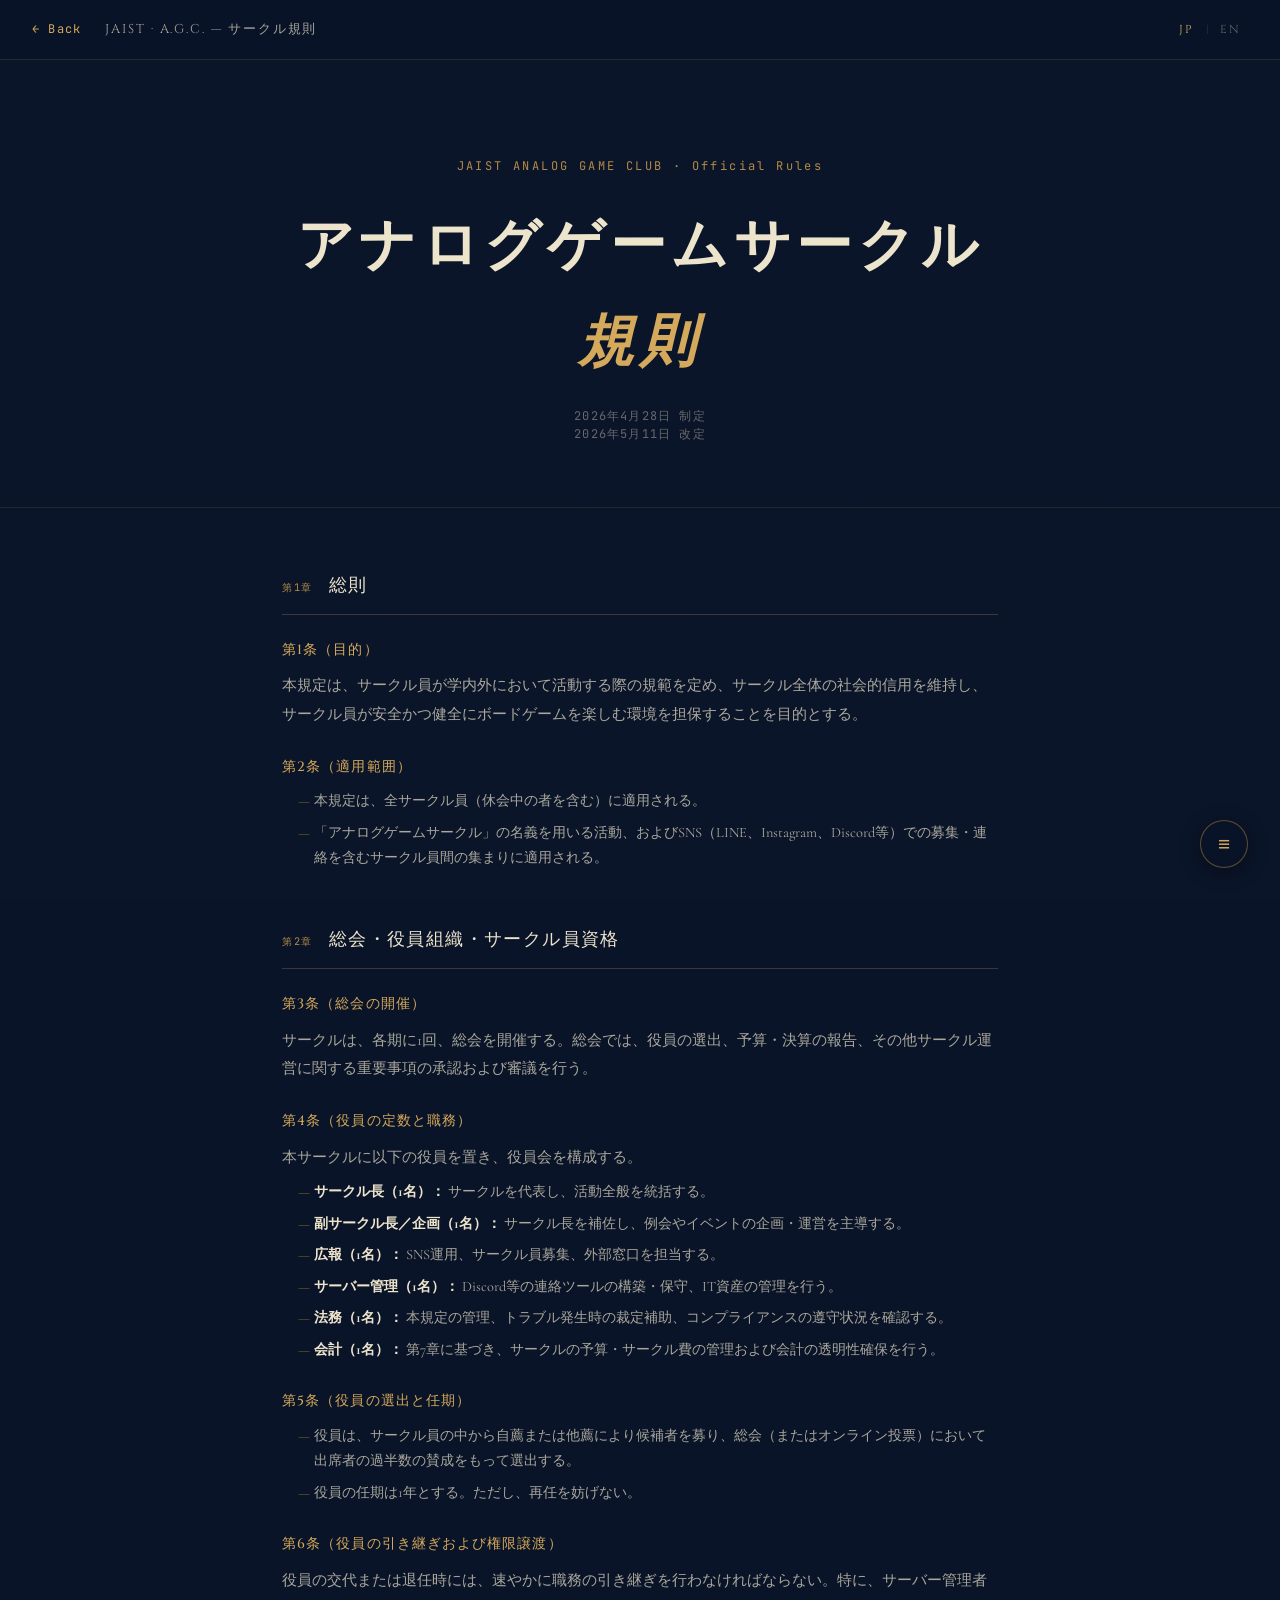
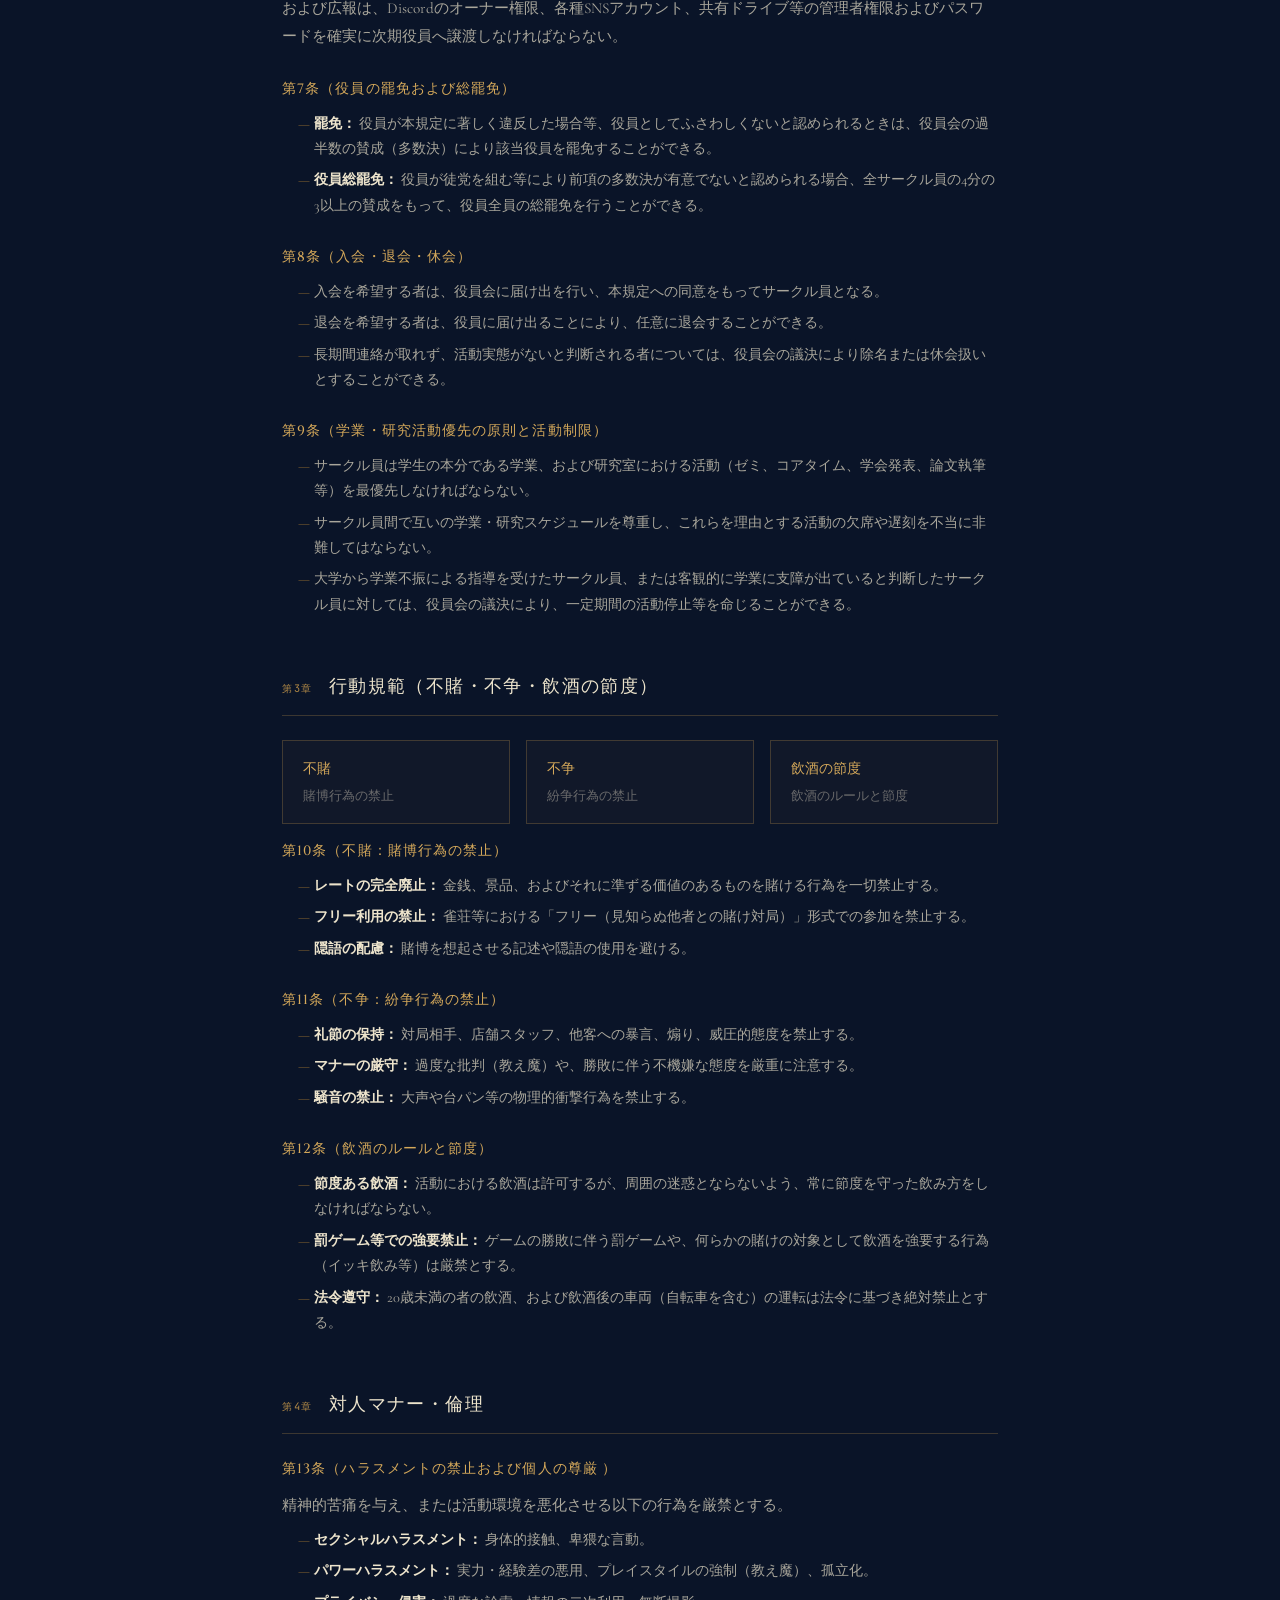
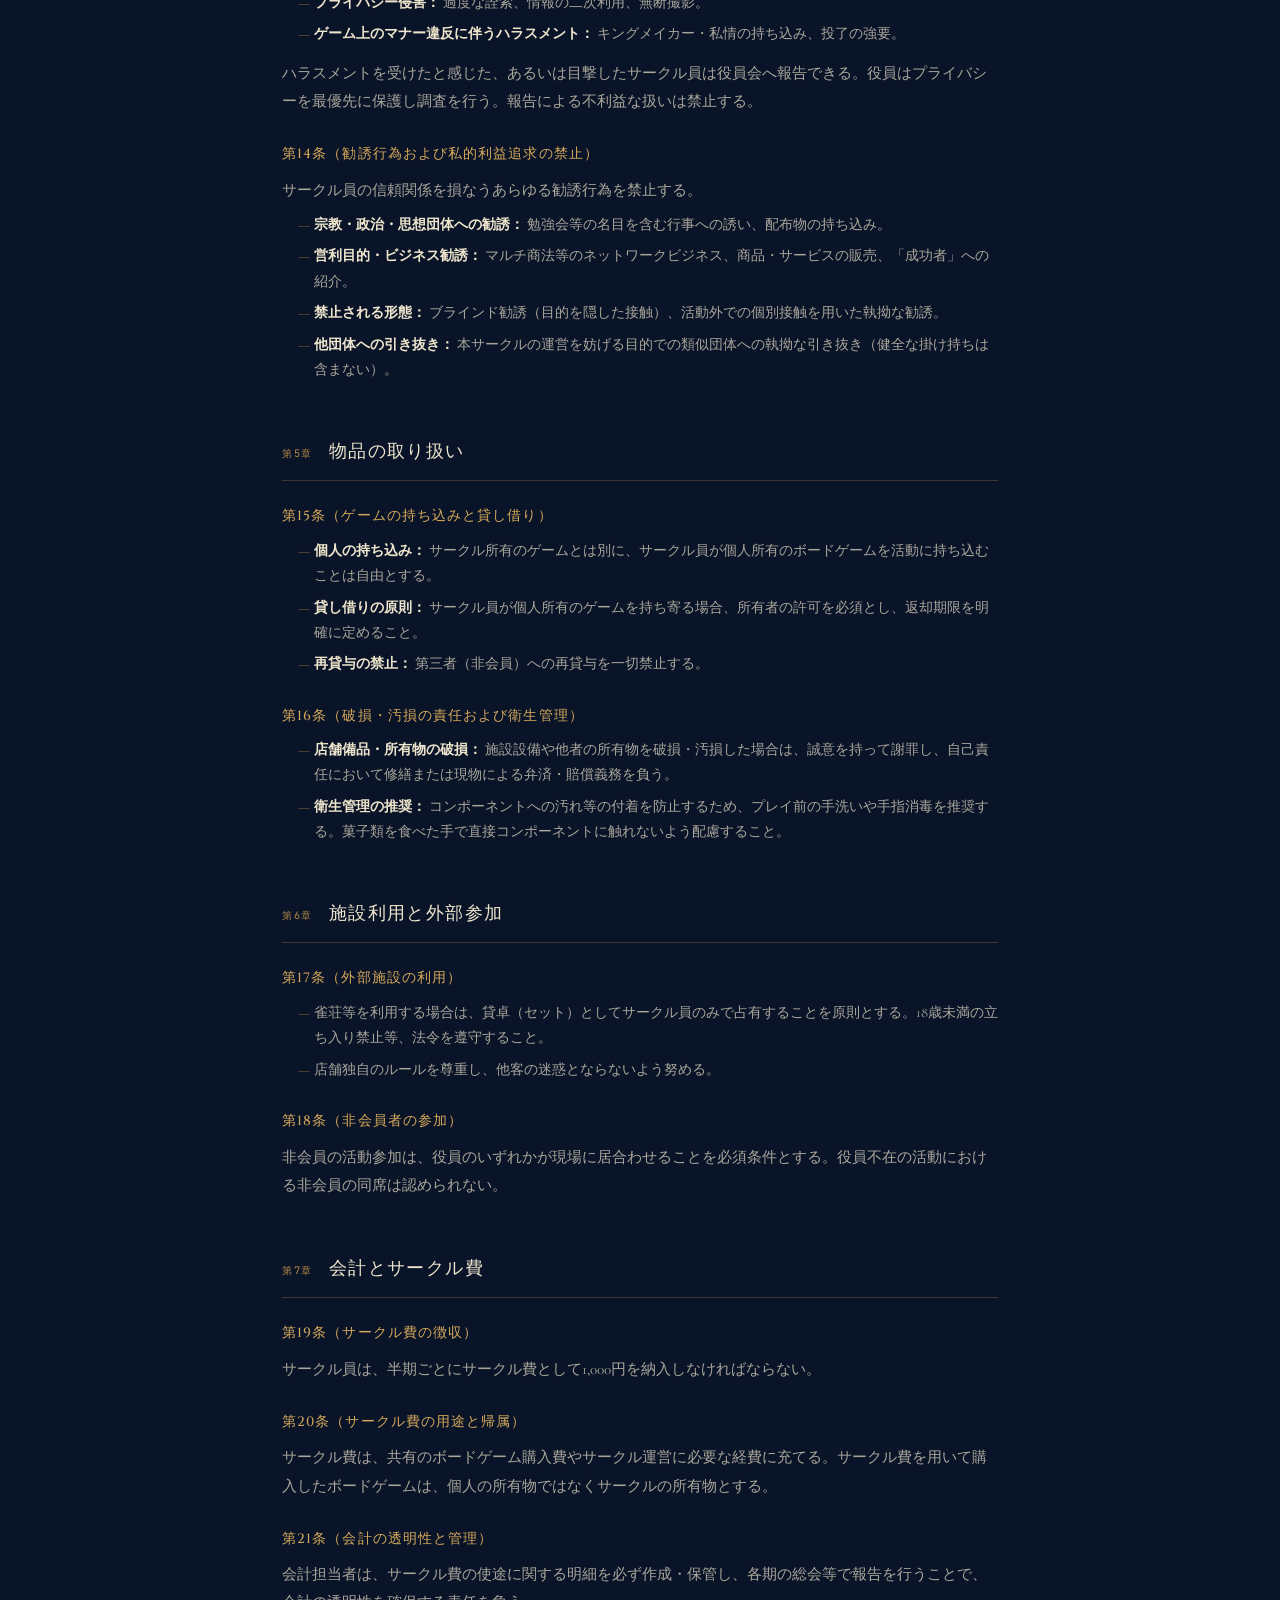
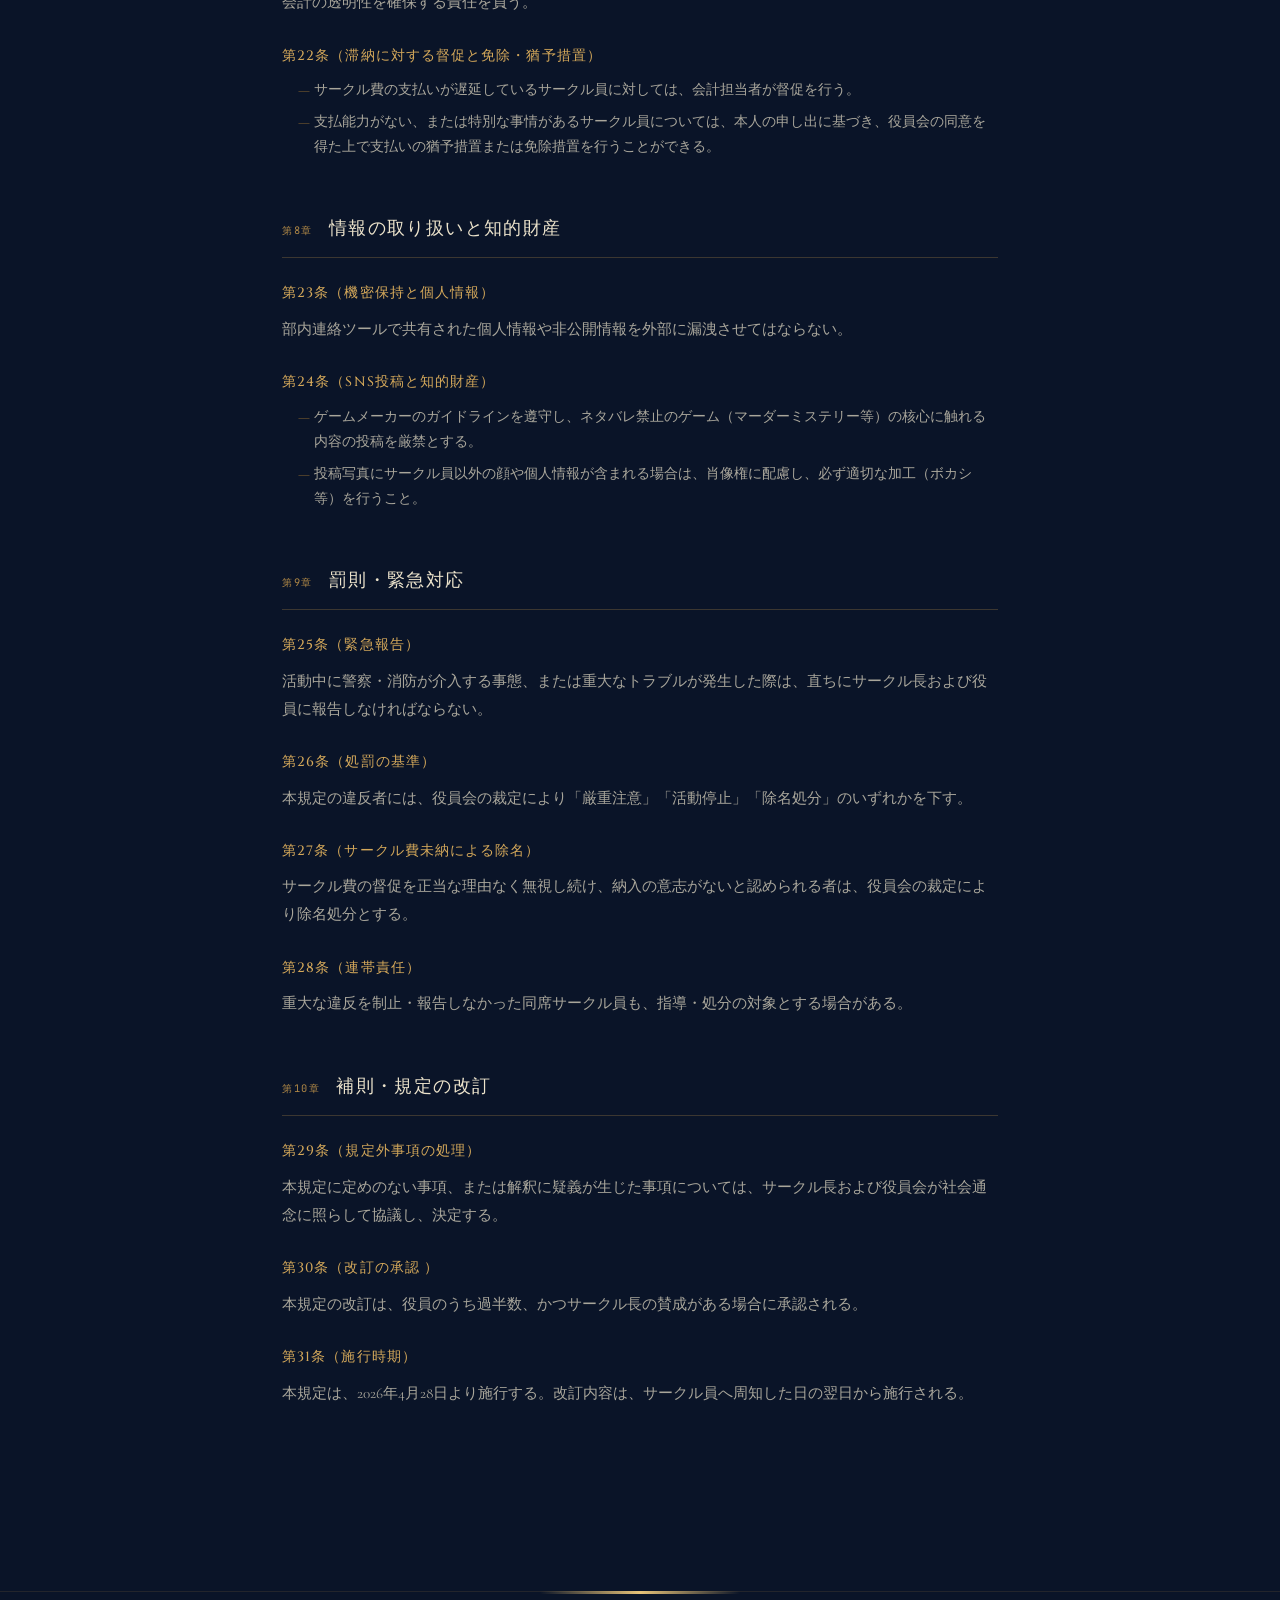
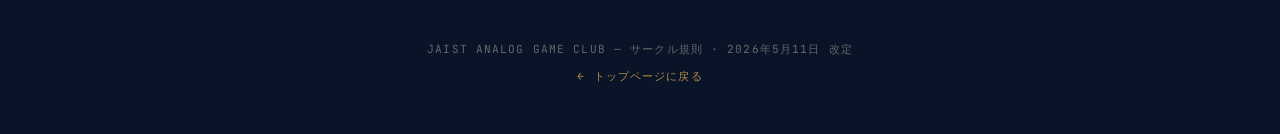
<file: rules.html>
<!DOCTYPE html>
<html lang="ja">
<head>
<meta charset="UTF-8">
<meta name="viewport" content="width=device-width, initial-scale=1.0">
<title>サークル規則 — JAIST Analog Game Club</title>
<link rel="preconnect" href="https://fonts.googleapis.com">
<link rel="preconnect" href="https://fonts.gstatic.com" crossorigin>
<link href="https://fonts.googleapis.com/css2?family=Cinzel:wght@400;500;600;700;800;900&family=Cormorant+Garamond:ital,wght@0,300;0,400;0,500;0,600;1,400&family=JetBrains+Mono:wght@300;400;500&display=swap" rel="stylesheet">
<link rel="stylesheet" href="style.css">
<style>
  /* ビネットを無効化 */
  body::before {
    background-image: none !important;
  }

  .rules-nav {
    position: sticky;
    top: 0;
    z-index: 100;
    display: flex;
    align-items: center;
    gap: 1.5rem;
    padding: 0 2rem;
    height: 60px;
    background: rgba(10, 20, 40, 0.92);
    backdrop-filter: blur(12px);
    border-bottom: 1px solid rgba(176, 136, 70, 0.2);
  }

  .rules-nav-back {
    font-family: 'JetBrains Mono', monospace;
    font-size: 0.75rem;
    color: var(--bronze-light);
    text-decoration: none;
    letter-spacing: 0.1em;
    display: flex;
    align-items: center;
    gap: 0.5rem;
    transition: color 0.2s;
  }
  .rules-nav-back:hover { color: var(--gold); }

  .rules-nav-title {
    font-family: 'Cinzel', serif;
    font-size: 0.8rem;
    letter-spacing: 0.15em;
    color: var(--cream-dim);
  }

  .rules-hero {
    padding: 6rem 2rem 4rem;
    text-align: center;
    border-bottom: 1px solid rgba(176, 136, 70, 0.15);
  }

  .rules-eyebrow {
    font-family: 'JetBrains Mono', monospace;
    font-size: 0.75rem;
    letter-spacing: 0.2em;
    color: var(--bronze);
    margin-bottom: 1.5rem;
  }

  .rules-title {
    font-family: 'Cinzel', serif;
    font-size: clamp(2rem, 5vw, 3.5rem);
    font-weight: 600;
    letter-spacing: 0.1em;
    color: var(--cream);
    margin-bottom: 1rem;
  }

  .rules-title em {
    font-style: italic;
    background: none;
    -webkit-background-clip: unset;
    background-clip: unset;
    color: var(--bronze-light);
    font-weight: inherit;
  }

  .rules-meta {
    font-family: 'JetBrains Mono', monospace;
    font-size: 0.75rem;
    color: var(--cream-faint);
    letter-spacing: 0.1em;
    line-height: 1.5;
  }

  .rules-layout {
    max-width: 780px;
    margin: 0 auto;
    padding: 4rem 2rem 8rem;
  }

  /* 本文 */
  .rules-body {
    min-width: 0;
  }

  .rules-chapter {
    margin-bottom: 3.5rem;
  }

  .rules-chapter-header {
    display: flex;
    align-items: baseline;
    gap: 1rem;
    margin-bottom: 1.5rem;
    padding-bottom: 0.75rem;
    border-bottom: 1px solid rgba(176, 136, 70, 0.3);
  }

  .rules-chapter-num {
    font-family: 'JetBrains Mono', monospace;
    font-size: 0.65rem;
    letter-spacing: 0.15em;
    color: var(--bronze);
    white-space: nowrap;
  }

  .rules-chapter-title {
    font-family: 'Cinzel', serif;
    font-size: 1.1rem;
    font-weight: 500;
    letter-spacing: 0.08em;
    color: var(--cream);
  }

  .rules-article {
    margin-bottom: 1.75rem;
  }

  .rules-article-title {
    font-family: 'Cinzel', serif;
    font-size: 0.85rem;
    font-weight: 500;
    letter-spacing: 0.08em;
    color: var(--bronze-light);
    margin-bottom: 0.6rem;
  }

  .rules-article p {
    font-size: 0.95rem;
    color: var(--cream-dim);
    line-height: 1.85;
    margin-bottom: 0.5rem;
  }

  .rules-article ul {
    list-style: none;
    margin: 0.5rem 0 0.5rem 1rem;
    display: flex;
    flex-direction: column;
    gap: 0.4rem;
  }

  .rules-article ul li {
    font-size: 0.9rem;
    color: var(--cream-dim);
    line-height: 1.75;
    padding-left: 1rem;
    position: relative;
  }

  .rules-article ul li::before {
    content: '—';
    position: absolute;
    left: 0;
    color: var(--bronze-dark);
  }

  .rules-article ul ul {
    margin-top: 0.3rem;
  }

  .rules-article ul ul li::before {
    content: '·';
  }

  .rules-principle {
    display: flex;
    gap: 1rem;
    flex-wrap: wrap;
    margin: 1rem 0;
  }

  .rules-principle-item {
    flex: 1;
    min-width: 160px;
    border: 1px solid rgba(176, 136, 70, 0.3);
    padding: 1rem 1.25rem;
    background: rgba(176, 136, 70, 0.04);
  }

  .rules-principle-label {
    font-family: 'Cinzel', serif;
    font-size: 0.9rem;
    color: var(--bronze-light);
    margin-bottom: 0.25rem;
  }

  .rules-principle-desc {
    font-size: 0.8rem;
    color: var(--cream-faint);
    font-family: 'JetBrains Mono', monospace;
  }

  .rules-footer {
    text-align: center;
    padding: 3rem 2rem;
    border-top: 1px solid rgba(176, 136, 70, 0.15);
    font-family: 'JetBrains Mono', monospace;
    font-size: 0.7rem;
    letter-spacing: 0.1em;
    color: var(--cream-faint);
  }

  /* === 浮かせる目次 === */
  .toc-float {
    position: fixed;
    bottom: 2rem;
    right: 2rem;
    z-index: 200;
    display: flex;
    flex-direction: column;
    align-items: flex-end;
    gap: 0.75rem;
  }

  .toc-btn {
    width: 48px;
    height: 48px;
    border-radius: 50%;
    border: 1px solid rgba(176, 136, 70, 0.5);
    background: rgba(10, 20, 40, 0.95);
    color: var(--bronze-light);
    font-size: 1.3rem;
    cursor: pointer;
    display: flex;
    align-items: center;
    justify-content: center;
    backdrop-filter: blur(12px);
    transition: background 0.2s, border-color 0.2s, transform 0.2s;
    box-shadow: 0 4px 20px rgba(0,0,0,0.4);
  }

  .toc-btn:hover {
    background: rgba(176, 136, 70, 0.15);
    border-color: var(--bronze-light);
    transform: scale(1.05);
  }

  .toc-btn.open {
    background: rgba(176, 136, 70, 0.2);
    border-color: var(--bronze-light);
  }

  .toc-popup {
    background: rgba(10, 20, 40, 0.97);
    border: 1px solid rgba(176, 136, 70, 0.25);
    backdrop-filter: blur(16px);
    padding: 1.25rem 1.5rem;
    min-width: 220px;
    box-shadow: 0 8px 32px rgba(0,0,0,0.5);
    visibility: hidden;
    opacity: 0;
    transform: translateY(8px);
    transition: opacity 0.2s ease, transform 0.2s ease, visibility 0.2s;
    pointer-events: none;
  }

  .toc-popup.open {
    visibility: visible;
    opacity: 1;
    transform: translateY(0);
    pointer-events: auto;
  }

  .toc-popup-heading {
    font-family: 'JetBrains Mono', monospace;
    font-size: 0.6rem;
    letter-spacing: 0.2em;
    color: var(--bronze);
    margin-bottom: 0.75rem;
  }

  .toc-popup ul {
    list-style: none;
    display: flex;
    flex-direction: column;
    gap: 0.1rem;
  }

  .toc-popup a {
    font-family: 'Cormorant Garamond', serif;
    font-size: 0.85rem;
    color: var(--cream-dim);
    text-decoration: none;
    display: block;
    padding: 0.3rem 0 0.3rem 0.6rem;
    border-left: 1px solid transparent;
    transition: color 0.2s, border-color 0.2s;
    line-height: 1.4;
  }

  .toc-popup a:hover {
    color: var(--bronze-light);
    border-left-color: var(--bronze);
  }

  @media (max-width: 768px) {
    .rules-layout { padding: 2rem 1.25rem 5rem; }
    .rules-hero { padding: 4rem 1.25rem 2.5rem; }
    .rules-nav { padding: 0 1.25rem; }
    .toc-float { bottom: 1.25rem; right: 1.25rem; }
  }
</style>
</head>
<body>

<nav class="rules-nav">
  <a href="index.html" class="rules-nav-back">← Back</a>
  <span class="rules-nav-title" id="rnav-title">JAIST · A.G.C. — サークル規則</span>
  <div class="lang-toggle" style="margin-left:auto;">
    <button class="lang-btn active" data-lang="jp">JP</button>
    <span class="lang-sep">|</span>
    <button class="lang-btn" data-lang="en">EN</button>
  </div>
</nav>

<div class="rules-hero">
  <div class="rules-eyebrow">JAIST ANALOG GAME CLUB · Official Rules</div>
  <h1 class="rules-title" id="r-title">アナログゲームサークル<br><em>規則</em></h1>
  <div class="rules-meta" id="r-meta">
    2026年4月28日 制定<br>
    2026年5月11日 改定
  </div>
</div>

<div class="rules-layout">

  <div class="rules-body" id="body-jp">

    <div class="rules-chapter" id="ch1">
      <div class="rules-chapter-header">
        <span class="rules-chapter-num">第1章</span>
        <span class="rules-chapter-title">総則</span>
      </div>

      <div class="rules-article">
        <div class="rules-article-title">第1条（目的）</div>
        <p>本規定は、サークル員が学内外において活動する際の規範を定め、サークル全体の社会的信用を維持し、サークル員が安全かつ健全にボードゲームを楽しむ環境を担保することを目的とする。</p>
      </div>

      <div class="rules-article">
        <div class="rules-article-title">第2条（適用範囲）</div>
        <ul>
          <li>本規定は、全サークル員（休会中の者を含む）に適用される。</li>
          <li>「アナログゲームサークル」の名義を用いる活動、およびSNS（LINE、Instagram、Discord等）での募集・連絡を含むサークル員間の集まりに適用される。</li>
        </ul>
      </div>
    </div>

    <div class="rules-chapter" id="ch2">
      <div class="rules-chapter-header">
        <span class="rules-chapter-num">第2章</span>
        <span class="rules-chapter-title">総会・役員組織・サークル員資格</span>
      </div>

      <div class="rules-article">
        <div class="rules-article-title">第3条（総会の開催）</div>
        <p>サークルは、各期に1回、総会を開催する。総会では、役員の選出、予算・決算の報告、その他サークル運営に関する重要事項の承認および審議を行う。</p>
      </div>

      <div class="rules-article">
        <div class="rules-article-title">第4条（役員の定数と職務）</div>
        <p>本サークルに以下の役員を置き、役員会を構成する。</p>
        <ul>
          <li><strong style="color:var(--cream)">サークル長（1名）：</strong> サークルを代表し、活動全般を統括する。</li>
          <li><strong style="color:var(--cream)">副サークル長／企画（1名）：</strong> サークル長を補佐し、例会やイベントの企画・運営を主導する。</li>
          <li><strong style="color:var(--cream)">広報（1名）：</strong> SNS運用、サークル員募集、外部窓口を担当する。</li>
          <li><strong style="color:var(--cream)">サーバー管理（1名）：</strong> Discord等の連絡ツールの構築・保守、IT資産の管理を行う。</li>
          <li><strong style="color:var(--cream)">法務（1名）：</strong> 本規定の管理、トラブル発生時の裁定補助、コンプライアンスの遵守状況を確認する。</li>
          <li><strong style="color:var(--cream)">会計（1名）：</strong> 第7章に基づき、サークルの予算・サークル費の管理および会計の透明性確保を行う。</li>
        </ul>
      </div>

      <div class="rules-article">
        <div class="rules-article-title">第5条（役員の選出と任期）</div>
        <ul>
          <li>役員は、サークル員の中から自薦または他薦により候補者を募り、総会（またはオンライン投票）において出席者の過半数の賛成をもって選出する。</li>
          <li>役員の任期は1年とする。ただし、再任を妨げない。</li>
        </ul>
      </div>

      <div class="rules-article">
        <div class="rules-article-title">第6条（役員の引き継ぎおよび権限譲渡）</div>
        <p>役員の交代または退任時には、速やかに職務の引き継ぎを行わなければならない。特に、サーバー管理者および広報は、Discordのオーナー権限、各種SNSアカウント、共有ドライブ等の管理者権限およびパスワードを確実に次期役員へ譲渡しなければならない。</p>
      </div>

      <div class="rules-article">
        <div class="rules-article-title">第7条（役員の罷免および総罷免）</div>
        <ul>
          <li><strong style="color:var(--cream)">罷免：</strong> 役員が本規定に著しく違反した場合等、役員としてふさわしくないと認められるときは、役員会の過半数の賛成（多数決）により該当役員を罷免することができる。</li>
          <li><strong style="color:var(--cream)">役員総罷免：</strong> 役員が徒党を組む等により前項の多数決が有意でないと認められる場合、全サークル員の4分の3以上の賛成をもって、役員全員の総罷免を行うことができる。</li>
        </ul>
      </div>

      <div class="rules-article">
        <div class="rules-article-title">第8条（入会・退会・休会）</div>
        <ul>
          <li>入会を希望する者は、役員会に届け出を行い、本規定への同意をもってサークル員となる。</li>
          <li>退会を希望する者は、役員に届け出ることにより、任意に退会することができる。</li>
          <li>長期間連絡が取れず、活動実態がないと判断される者については、役員会の議決により除名または休会扱いとすることができる。</li>
        </ul>
      </div>

      <div class="rules-article">
        <div class="rules-article-title">第9条（学業・研究活動優先の原則と活動制限）</div>
        <ul>
          <li>サークル員は学生の本分である学業、および研究室における活動（ゼミ、コアタイム、学会発表、論文執筆等）を最優先しなければならない。</li>
          <li>サークル員間で互いの学業・研究スケジュールを尊重し、これらを理由とする活動の欠席や遅刻を不当に非難してはならない。</li>
          <li>大学から学業不振による指導を受けたサークル員、または客観的に学業に支障が出ていると判断したサークル員に対しては、役員会の議決により、一定期間の活動停止等を命じることができる。</li>
        </ul>
      </div>
    </div>

    <div class="rules-chapter" id="ch3">
      <div class="rules-chapter-header">
        <span class="rules-chapter-num">第3章</span>
        <span class="rules-chapter-title">行動規範（不賭・不争・飲酒の節度）</span>
      </div>

      <div class="rules-principle">
        <div class="rules-principle-item">
          <div class="rules-principle-label">不賭</div>
          <div class="rules-principle-desc">賭博行為の禁止</div>
        </div>
        <div class="rules-principle-item">
          <div class="rules-principle-label">不争</div>
          <div class="rules-principle-desc">紛争行為の禁止</div>
        </div>
        <div class="rules-principle-item">
          <div class="rules-principle-label">飲酒の節度</div>
          <div class="rules-principle-desc">飲酒のルールと節度</div>
        </div>
      </div>

      <div class="rules-article">
        <div class="rules-article-title">第10条（不賭：賭博行為の禁止）</div>
        <ul>
          <li><strong style="color:var(--cream)">レートの完全廃止：</strong> 金銭、景品、およびそれに準ずる価値のあるものを賭ける行為を一切禁止する。</li>
          <li><strong style="color:var(--cream)">フリー利用の禁止：</strong> 雀荘等における「フリー（見知らぬ他者との賭け対局）」形式での参加を禁止する。</li>
          <li><strong style="color:var(--cream)">隠語の配慮：</strong> 賭博を想起させる記述や隠語の使用を避ける。</li>
        </ul>
      </div>

      <div class="rules-article">
        <div class="rules-article-title">第11条（不争：紛争行為の禁止）</div>
        <ul>
          <li><strong style="color:var(--cream)">礼節の保持：</strong> 対局相手、店舗スタッフ、他客への暴言、煽り、威圧的態度を禁止する。</li>
          <li><strong style="color:var(--cream)">マナーの厳守：</strong> 過度な批判（教え魔）や、勝敗に伴う不機嫌な態度を厳重に注意する。</li>
          <li><strong style="color:var(--cream)">騒音の禁止：</strong> 大声や台パン等の物理的衝撃行為を禁止する。</li>
        </ul>
      </div>

      <div class="rules-article">
        <div class="rules-article-title">第12条（飲酒のルールと節度）</div>
        <ul>
          <li><strong style="color:var(--cream)">節度ある飲酒：</strong> 活動における飲酒は許可するが、周囲の迷惑とならないよう、常に節度を守った飲み方をしなければならない。</li>
          <li><strong style="color:var(--cream)">罰ゲーム等での強要禁止：</strong> ゲームの勝敗に伴う罰ゲームや、何らかの賭けの対象として飲酒を強要する行為（イッキ飲み等）は厳禁とする。</li>
          <li><strong style="color:var(--cream)">法令遵守：</strong> 20歳未満の者の飲酒、および飲酒後の車両（自転車を含む）の運転は法令に基づき絶対禁止とする。</li>
        </ul>
      </div>
    </div>

    <div class="rules-chapter" id="ch4">
      <div class="rules-chapter-header">
        <span class="rules-chapter-num">第4章</span>
        <span class="rules-chapter-title">対人マナー・倫理</span>
      </div>

      <div class="rules-article">
        <div class="rules-article-title">第13条（ハラスメントの禁止および個人の尊厳 ）</div>
        <p>精神的苦痛を与え、または活動環境を悪化させる以下の行為を厳禁とする。</p>
        <ul>
          <li><strong style="color:var(--cream)">セクシャルハラスメント：</strong> 身体的接触、卑猥な言動。</li>
          <li><strong style="color:var(--cream)">パワーハラスメント：</strong> 実力・経験差の悪用、プレイスタイルの強制（教え魔）、孤立化。</li>
          <li><strong style="color:var(--cream)">プライバシー侵害：</strong> 過度な詮索、情報の二次利用、無断撮影。</li>
          <li><strong style="color:var(--cream)">ゲーム上のマナー違反に伴うハラスメント：</strong> キングメイカー・私情の持ち込み、投了の強要。</li>
        </ul>
        <p style="margin-top:0.75rem;">ハラスメントを受けたと感じた、あるいは目撃したサークル員は役員会へ報告できる。役員はプライバシーを最優先に保護し調査を行う。報告による不利益な扱いは禁止する。</p>
      </div>

      <div class="rules-article">
        <div class="rules-article-title">第14条（勧誘行為および私的利益追求の禁止）</div>
        <p>サークル員の信頼関係を損なうあらゆる勧誘行為を禁止する。</p>
        <ul>
          <li><strong style="color:var(--cream)">宗教・政治・思想団体への勧誘：</strong> 勉強会等の名目を含む行事への誘い、配布物の持ち込み。</li>
          <li><strong style="color:var(--cream)">営利目的・ビジネス勧誘：</strong> マルチ商法等のネットワークビジネス、商品・サービスの販売、「成功者」への紹介。</li>
          <li><strong style="color:var(--cream)">禁止される形態：</strong> ブラインド勧誘（目的を隠した接触）、活動外での個別接触を用いた執拗な勧誘。</li>
          <li><strong style="color:var(--cream)">他団体への引き抜き：</strong> 本サークルの運営を妨げる目的での類似団体への執拗な引き抜き（健全な掛け持ちは含まない）。</li>
        </ul>
      </div>
    </div>

    <div class="rules-chapter" id="ch5">
      <div class="rules-chapter-header">
        <span class="rules-chapter-num">第5章</span>
        <span class="rules-chapter-title">物品の取り扱い</span>
      </div>

      <div class="rules-article">
        <div class="rules-article-title">第15条（ゲームの持ち込みと貸し借り）</div>
        <ul>
          <li><strong style="color:var(--cream)">個人の持ち込み：</strong> サークル所有のゲームとは別に、サークル員が個人所有のボードゲームを活動に持ち込むことは自由とする。</li>
          <li><strong style="color:var(--cream)">貸し借りの原則：</strong> サークル員が個人所有のゲームを持ち寄る場合、所有者の許可を必須とし、返却期限を明確に定めること。</li>
          <li><strong style="color:var(--cream)">再貸与の禁止：</strong> 第三者（非会員）への再貸与を一切禁止する。</li>
        </ul>
      </div>

      <div class="rules-article">
        <div class="rules-article-title">第16条（破損・汚損の責任および衛生管理）</div>
        <ul>
          <li><strong style="color:var(--cream)">店舗備品・所有物の破損：</strong> 施設設備や他者の所有物を破損・汚損した場合は、誠意を持って謝罪し、自己責任において修繕または現物による弁済・賠償義務を負う。</li>
          <li><strong style="color:var(--cream)">衛生管理の推奨：</strong> コンポーネントへの汚れ等の付着を防止するため、プレイ前の手洗いや手指消毒を推奨する。菓子類を食べた手で直接コンポーネントに触れないよう配慮すること。</li>
        </ul>
      </div>
    </div>

    <div class="rules-chapter" id="ch6">
      <div class="rules-chapter-header">
        <span class="rules-chapter-num">第6章</span>
        <span class="rules-chapter-title">施設利用と外部参加</span>
      </div>

      <div class="rules-article">
        <div class="rules-article-title">第17条（外部施設の利用）</div>
        <ul>
          <li>雀荘等を利用する場合は、貸卓（セット）としてサークル員のみで占有することを原則とする。18歳未満の立ち入り禁止等、法令を遵守すること。</li>
          <li>店舗独自のルールを尊重し、他客の迷惑とならないよう努める。</li>
        </ul>
      </div>

      <div class="rules-article">
        <div class="rules-article-title">第18条（非会員者の参加）</div>
        <p>非会員の活動参加は、役員のいずれかが現場に居合わせることを必須条件とする。役員不在の活動における非会員の同席は認められない。</p>
      </div>
    </div>

    <div class="rules-chapter" id="ch7">
      <div class="rules-chapter-header">
        <span class="rules-chapter-num">第7章</span>
        <span class="rules-chapter-title">会計とサークル費</span>
      </div>

      <div class="rules-article">
        <div class="rules-article-title">第19条（サークル費の徴収）</div>
        <p>サークル員は、半期ごとにサークル費として1,000円を納入しなければならない。</p>
      </div>

      <div class="rules-article">
        <div class="rules-article-title">第20条（サークル費の用途と帰属）</div>
        <p>サークル費は、共有のボードゲーム購入費やサークル運営に必要な経費に充てる。サークル費を用いて購入したボードゲームは、個人の所有物ではなくサークルの所有物とする。</p>
      </div>

      <div class="rules-article">
        <div class="rules-article-title">第21条（会計の透明性と管理）</div>
        <p>会計担当者は、サークル費の使途に関する明細を必ず作成・保管し、各期の総会等で報告を行うことで、会計の透明性を確保する責任を負う。</p>
      </div>

      <div class="rules-article">
        <div class="rules-article-title">第22条（滞納に対する督促と免除・猶予措置）</div>
        <ul>
          <li>サークル費の支払いが遅延しているサークル員に対しては、会計担当者が督促を行う。</li>
          <li>支払能力がない、または特別な事情があるサークル員については、本人の申し出に基づき、役員会の同意を得た上で支払いの猶予措置または免除措置を行うことができる。</li>
        </ul>
      </div>
    </div>

    <div class="rules-chapter" id="ch8">
      <div class="rules-chapter-header">
        <span class="rules-chapter-num">第8章</span>
        <span class="rules-chapter-title">情報の取り扱いと知的財産</span>
      </div>

      <div class="rules-article">
        <div class="rules-article-title">第23条（機密保持と個人情報）</div>
        <p>部内連絡ツールで共有された個人情報や非公開情報を外部に漏洩させてはならない。</p>
      </div>

      <div class="rules-article">
        <div class="rules-article-title">第24条（SNS投稿と知的財産）</div>
        <ul>
          <li>ゲームメーカーのガイドラインを遵守し、ネタバレ禁止のゲーム（マーダーミステリー等）の核心に触れる内容の投稿を厳禁とする。</li>
          <li>投稿写真にサークル員以外の顔や個人情報が含まれる場合は、肖像権に配慮し、必ず適切な加工（ボカシ等）を行うこと。</li>
        </ul>
      </div>
    </div>

    <div class="rules-chapter" id="ch9">
      <div class="rules-chapter-header">
        <span class="rules-chapter-num">第9章</span>
        <span class="rules-chapter-title">罰則・緊急対応</span>
      </div>

      <div class="rules-article">
        <div class="rules-article-title">第25条（緊急報告）</div>
        <p>活動中に警察・消防が介入する事態、または重大なトラブルが発生した際は、直ちにサークル長および役員に報告しなければならない。</p>
      </div>

      <div class="rules-article">
        <div class="rules-article-title">第26条（処罰の基準）</div>
        <p>本規定の違反者には、役員会の裁定により「厳重注意」「活動停止」「除名処分」のいずれかを下す。</p>
      </div>

      <div class="rules-article">
        <div class="rules-article-title">第27条（サークル費未納による除名）</div>
        <p>サークル費の督促を正当な理由なく無視し続け、納入の意志がないと認められる者は、役員会の裁定により除名処分とする。</p>
      </div>

      <div class="rules-article">
        <div class="rules-article-title">第28条（連帯責任）</div>
        <p>重大な違反を制止・報告しなかった同席サークル員も、指導・処分の対象とする場合がある。</p>
      </div>
    </div>

    <div class="rules-chapter" id="ch10">
      <div class="rules-chapter-header">
        <span class="rules-chapter-num">第10章</span>
        <span class="rules-chapter-title">補則・規定の改訂</span>
      </div>

      <div class="rules-article">
        <div class="rules-article-title">第29条（規定外事項の処理）</div>
        <p>本規定に定めのない事項、または解釈に疑義が生じた事項については、サークル長および役員会が社会通念に照らして協議し、決定する。</p>
      </div>

      <div class="rules-article">
        <div class="rules-article-title">第30条（改訂の承認 ）</div>
        <p>本規定の改訂は、役員のうち過半数、かつサークル長の賛成がある場合に承認される。</p>
      </div>

      <div class="rules-article">
        <div class="rules-article-title">第31条（施行時期）</div>
        <p>本規定は、2026年4月28日より施行する。改訂内容は、サークル員へ周知した日の翌日から施行される。</p>
      </div>
    </div>

  </div><!-- /body-jp -->

  <div class="rules-body" id="body-en" style="display:none">

    <div class="rules-chapter" id="en-ch1">
      <div class="rules-chapter-header">
        <span class="rules-chapter-num">Chapter 1</span>
        <span class="rules-chapter-title">General Provisions</span>
      </div>
      <div class="rules-article">
        <div class="rules-article-title">Article 1 (Purpose)</div>
        <p>The purpose of this Constitution is to establish the standards of conduct for club members during activities both on and off campus, to maintain the social credibility of the entire club, and to ensure a safe and sound environment for members to enjoy board games.</p>
      </div>
      <div class="rules-article">
        <div class="rules-article-title">Article 2 (Scope of Application)</div>
        <ul>
          <li>This Constitution shall apply to all club members, including those on a leave of absence.</li>
          <li>It shall apply to any activities using the name of the "Analog Game Club" and any gatherings among club members, including those organized or communicated via SNS (e.g., LINE, Instagram, Discord).</li>
        </ul>
      </div>
    </div>

    <div class="rules-chapter" id="en-ch2">
      <div class="rules-chapter-header">
        <span class="rules-chapter-num">Chapter 2</span>
        <span class="rules-chapter-title">General Meetings, Executive Organization, and Membership</span>
      </div>
      <div class="rules-article">
        <div class="rules-article-title">Article 3 (General Meetings)</div>
        <p>The club shall hold a general meeting once every semester. At the general meeting, the election of officers, reporting of budgets and financial statements, and the approval and deliberation of other important matters concerning club management shall be conducted.</p>
      </div>
      <div class="rules-article">
        <div class="rules-article-title">Article 4 (Number of Officers and Duties)</div>
        <p>The club shall have the following officers, who shall constitute the Executive Board:</p>
        <ul>
          <li><strong style="color:var(--cream)">President (1 person):</strong> Represents the club and oversees all activities.</li>
          <li><strong style="color:var(--cream)">Vice President / Planning (1 person):</strong> Assists the President and leads the planning and management of regular meetings and events.</li>
          <li><strong style="color:var(--cream)">Public Relations (1 person):</strong> Handles SNS operations, member recruitment, and acts as the external point of contact.</li>
          <li><strong style="color:var(--cream)">Server Administrator (1 person):</strong> Constructs and maintains communication tools such as Discord, and manages IT assets.</li>
          <li><strong style="color:var(--cream)">Legal Affairs (1 person):</strong> Manages this Constitution, assists in arbitration when trouble occurs, and oversees compliance.</li>
          <li><strong style="color:var(--cream)">Accounting (1 person):</strong> Manages the club's budget and dues based on Chapter 7, and ensures accounting transparency.</li>
        </ul>
      </div>
      <div class="rules-article">
        <div class="rules-article-title">Article 5 (Election and Term of Officers)</div>
        <ul>
          <li>Candidates for officers shall be recruited from among the club members through self-nomination or peer nomination, and shall be elected by a majority vote of the attendees at the general meeting (or via online voting).</li>
          <li>The term of office for officers shall be one year. However, this does not preclude reappointment.</li>
        </ul>
      </div>
      <div class="rules-article">
        <div class="rules-article-title">Article 6 (Handover of Duties and Transfer of Authority)</div>
        <p>Upon the replacement or retirement of an officer, the handover of duties must be conducted promptly. In particular, the Server Administrator and Public Relations officers must securely transfer Discord owner privileges, various SNS accounts, shared drive administrator privileges, and passwords to the succeeding officers.</p>
      </div>
      <div class="rules-article">
        <div class="rules-article-title">Article 7 (Dismissal and Mass Dismissal of Officers)</div>
        <ul>
          <li><strong style="color:var(--cream)">Dismissal:</strong> If an officer is deemed unfit for the position, such as in the case of a severe violation of this Constitution, the officer may be dismissed by a majority vote of the Executive Board.</li>
          <li><strong style="color:var(--cream)">Mass Dismissal of Officers:</strong> If a majority vote under the preceding paragraph is deemed ineffective (e.g., officers forming a faction), a mass dismissal of all officers may be executed with the approval of three-quarters or more of all club members.</li>
        </ul>
      </div>
      <div class="rules-article">
        <div class="rules-article-title">Article 8 (Enrollment, Withdrawal, and Leave of Absence)</div>
        <ul>
          <li>Individuals wishing to join the club must notify the Executive Board and shall become members upon agreeing to this Constitution.</li>
          <li>Members wishing to withdraw may do so voluntarily by notifying an officer.</li>
          <li>Members who cannot be contacted for an extended period and are deemed to have no actual record of activity may be expelled or placed on a leave of absence by a resolution of the Executive Board.</li>
        </ul>
      </div>
      <div class="rules-article">
        <div class="rules-article-title">Article 9 (Principle of Prioritizing Academic/Research Activities and Activity Restrictions)</div>
        <ul>
          <li>Club members must prioritize their primary duties as students, including academics and laboratory activities (e.g., seminars, core time, conference presentations, thesis writing).</li>
          <li>Club members must respect each other's academic and research schedules and shall not unfairly criticize absences or tardiness caused by these reasons.</li>
          <li>The Executive Board may, by resolution, order a temporary suspension of activities for members who have received academic warnings from the university or who are objectively judged to be experiencing difficulties with their studies.</li>
        </ul>
      </div>
    </div>

    <div class="rules-chapter" id="en-ch3">
      <div class="rules-chapter-header">
        <span class="rules-chapter-num">Chapter 3</span>
        <span class="rules-chapter-title">Code of Conduct (No Gambling, No Conflict, Moderation in Drinking)</span>
      </div>
      <div class="rules-principle">
        <div class="rules-principle-item">
          <div class="rules-principle-label">No Gambling</div>
          <div class="rules-principle-desc">Prohibition of gambling</div>
        </div>
        <div class="rules-principle-item">
          <div class="rules-principle-label">No Conflict</div>
          <div class="rules-principle-desc">Prohibition of conflict</div>
        </div>
        <div class="rules-principle-item">
          <div class="rules-principle-label">Moderation</div>
          <div class="rules-principle-desc">Rules regarding alcohol</div>
        </div>
      </div>
      <div class="rules-article">
        <div class="rules-article-title">Article 10 (No Gambling: Prohibition of Gambling Acts)</div>
        <ul>
          <li><strong style="color:var(--cream)">Total Abolition of Rates:</strong> Any act of betting money, prizes, or items of equivalent value is strictly prohibited.</li>
          <li><strong style="color:var(--cream)">Prohibition of "Free" Participation:</strong> Participation in "free" formats (betting matches with strangers) at mahjong parlors and similar venues is prohibited.</li>
          <li><strong style="color:var(--cream)">Avoidance of Slang:</strong> The use of descriptions or slang that suggest gambling must be avoided.</li>
        </ul>
      </div>
      <div class="rules-article">
        <div class="rules-article-title">Article 11 (No Conflict: Prohibition of Conflict-Inducing Acts)</div>
        <ul>
          <li><strong style="color:var(--cream)">Maintaining Courtesy:</strong> Abusive language, provocation, or an intimidating attitude toward opponents, store staff, or other customers is prohibited.</li>
          <li><strong style="color:var(--cream)">Strict Adherence to Manners:</strong> Excessive criticism (e.g., unsolicited advising / forcing playstyles) and displaying a bad temper over winning or losing are subject to strict warnings.</li>
          <li><strong style="color:var(--cream)">Prohibition of Noise:</strong> Loud shouting and physical impact actions, such as hitting the table, are prohibited.</li>
        </ul>
      </div>
      <div class="rules-article">
        <div class="rules-article-title">Article 12 (Rules and Moderation regarding Alcohol)</div>
        <ul>
          <li><strong style="color:var(--cream)">Moderate Drinking:</strong> Drinking alcohol during activities is permitted, but members must always drink in moderation so as not to cause a nuisance to others.</li>
          <li><strong style="color:var(--cream)">Prohibition of Coercion in Penalty Games:</strong> Coercing individuals to drink alcohol as a penalty game based on game results or as an object of any kind of bet (e.g., chugging/binge drinking) is strictly prohibited.</li>
          <li><strong style="color:var(--cream)">Legal Compliance:</strong> In accordance with the law, drinking by persons under 20 years of age, and operating vehicles (including bicycles) after drinking, are absolutely prohibited.</li>
        </ul>
      </div>
    </div>

    <div class="rules-chapter" id="en-ch4">
      <div class="rules-chapter-header">
        <span class="rules-chapter-num">Chapter 4</span>
        <span class="rules-chapter-title">Interpersonal Manners and Ethics</span>
      </div>
      <div class="rules-article">
        <div class="rules-article-title">Article 13 (Prohibition of Harassment and Respect for Individual Dignity)</div>
        <p>The following acts that cause mental distress or deteriorate the activity environment are strictly prohibited:</p>
        <ul>
          <li><strong style="color:var(--cream)">Sexual Harassment:</strong> Physical contact, obscene remarks or behavior.</li>
          <li><strong style="color:var(--cream)">Power Harassment:</strong> Abuse of differences in skill or experience, forcing playstyles, or isolating members.</li>
          <li><strong style="color:var(--cream)">Invasion of Privacy:</strong> Excessive snooping, secondary use of personal information, or unauthorized photography.</li>
          <li><strong style="color:var(--cream)">Harassment Associated with Poor Gaming Manners:</strong> Kingmaking, bringing personal grudges into the game, or forcing a player to concede.</li>
        </ul>
        <p style="margin-top:0.75rem;">Any club member who feels they have been harassed or has witnessed harassment may report it to the Executive Board. The officers shall conduct an investigation while prioritizing the protection of privacy. Disadvantageous treatment of a member for making a report is prohibited.</p>
      </div>
      <div class="rules-article">
        <div class="rules-article-title">Article 14 (Prohibition of Solicitation and Pursuit of Private Interests)</div>
        <p>Any solicitation acts that undermine the relationship of trust among club members are prohibited.</p>
        <ul>
          <li><strong style="color:var(--cream)">Solicitation for Religious, Political, or Ideological Groups:</strong> Inviting members to events under the guise of study groups, or bringing in distributed materials.</li>
          <li><strong style="color:var(--cream)">Commercial/Business Solicitation:</strong> Network businesses such as multi-level marketing, sales of products/services, or introducing members to "successful people."</li>
          <li><strong style="color:var(--cream)">Prohibited Forms:</strong> Blind solicitation (contacting someone while hiding the true purpose) or persistent solicitation using private contact outside of activities.</li>
          <li><strong style="color:var(--cream)">Poaching for Other Organizations:</strong> Persistent poaching of members to similar organizations with the intent of interfering with the operation of this club (healthy dual-membership is not included in this restriction).</li>
        </ul>
      </div>
    </div>

    <div class="rules-chapter" id="en-ch5">
      <div class="rules-chapter-header">
        <span class="rules-chapter-num">Chapter 5</span>
        <span class="rules-chapter-title">Handling of Goods and Equipment</span>
      </div>
      <div class="rules-article">
        <div class="rules-article-title">Article 15 (Bringing and Lending/Borrowing Games)</div>
        <ul>
          <li><strong style="color:var(--cream)">Bringing Personal Items:</strong> Club members are free to bring their personally owned board games to activities, separate from club-owned games.</li>
          <li><strong style="color:var(--cream)">Principle of Lending and Borrowing:</strong> When members bring personally owned games, the owner's permission is strictly required for use, and a clear deadline for return must be set.</li>
          <li><strong style="color:var(--cream)">Prohibition of Sub-lending:</strong> Sub-lending games to a third party (non-member) is strictly prohibited.</li>
        </ul>
      </div>
      <div class="rules-article">
        <div class="rules-article-title">Article 16 (Responsibility for Damage/Defacement and Hygiene Management)</div>
        <ul>
          <li><strong style="color:var(--cream)">Damage to Store Equipment/Personal Property:</strong> If a member damages or defaces facility equipment or another person's property, they must sincerely apologize and shall be liable for repairing the item or compensating for it with their own responsibility.</li>
          <li><strong style="color:var(--cream)">Recommendation for Hygiene Management:</strong> To prevent game components from getting dirty, members are recommended to wash or disinfect their hands before playing. Members should ensure they do not touch components directly with hands that have just handled snacks or greasy food.</li>
        </ul>
      </div>
    </div>

    <div class="rules-chapter" id="en-ch6">
      <div class="rules-chapter-header">
        <span class="rules-chapter-num">Chapter 6</span>
        <span class="rules-chapter-title">Use of Facilities and External Participation</span>
      </div>
      <div class="rules-article">
        <div class="rules-article-title">Article 17 (Use of External Facilities)</div>
        <ul>
          <li>When using mahjong parlors or similar venues, the principle is to reserve private tables (sets) exclusively for club members. All laws must be observed, such as prohibiting entry to persons under 18.</li>
          <li>Members must respect the unique rules of the venue and strive not to cause a nuisance to other customers.</li>
        </ul>
      </div>
      <div class="rules-article">
        <div class="rules-article-title">Article 18 (Participation of Non-Members)</div>
        <p>The participation of non-members in activities strictly requires that at least one officer be present on-site. The attendance of non-members at activities where no officers are present is not permitted.</p>
      </div>
    </div>

    <div class="rules-chapter" id="en-ch7">
      <div class="rules-chapter-header">
        <span class="rules-chapter-num">Chapter 7</span>
        <span class="rules-chapter-title">Accounting and Club Dues</span>
      </div>
      <div class="rules-article">
        <div class="rules-article-title">Article 19 (Collection of Club Dues)</div>
        <p>Club members must pay 1,000 yen as club dues every semester.</p>
      </div>
      <div class="rules-article">
        <div class="rules-article-title">Article 20 (Use and Ownership of Club Dues)</div>
        <p>Club dues shall be used to purchase shared board games and cover expenses necessary for club management. Board games purchased using club dues are the property of the club, not of any individual.</p>
      </div>
      <div class="rules-article">
        <div class="rules-article-title">Article 21 (Transparency and Management of Accounting)</div>
        <p>The Accounting officer is responsible for ensuring accounting transparency by strictly creating and storing detailed records of how club dues are spent, and by reporting this at the general meetings each semester.</p>
      </div>
      <div class="rules-article">
        <div class="rules-article-title">Article 22 (Reminders for Arrears and Exemption/Grace Measures)</div>
        <ul>
          <li>The Accounting officer shall issue reminders to members whose payment of club dues is delayed.</li>
          <li>For members who lack the ability to pay or have special circumstances, a grace period or exemption measure may be granted based on the member's request, subject to the approval of the Executive Board.</li>
        </ul>
      </div>
    </div>

    <div class="rules-chapter" id="en-ch8">
      <div class="rules-chapter-header">
        <span class="rules-chapter-num">Chapter 8</span>
        <span class="rules-chapter-title">Handling of Information and Intellectual Property</span>
      </div>
      <div class="rules-article">
        <div class="rules-article-title">Article 23 (Confidentiality and Personal Information)</div>
        <p>Personal information or non-public information shared within the club's internal communication tools must not be leaked to the outside.</p>
      </div>
      <div class="rules-article">
        <div class="rules-article-title">Article 24 (SNS Posting and Intellectual Property)</div>
        <ul>
          <li>Members must comply with game manufacturers' guidelines, and posting content that touches upon the core of spoiler-sensitive games (such as Murder Mystery games) is strictly prohibited.</li>
          <li>If posted photos include the faces or personal information of non-members, privacy rights must be respected, and appropriate processing (such as blurring or pixelation) must be applied.</li>
        </ul>
      </div>
    </div>

    <div class="rules-chapter" id="en-ch9">
      <div class="rules-chapter-header">
        <span class="rules-chapter-num">Chapter 9</span>
        <span class="rules-chapter-title">Penalties and Emergency Response</span>
      </div>
      <div class="rules-article">
        <div class="rules-article-title">Article 25 (Emergency Reporting)</div>
        <p>In the event of a situation requiring police or fire department intervention, or if a serious problem occurs during activities, it must be immediately reported to the President and the officers.</p>
      </div>
      <div class="rules-article">
        <div class="rules-article-title">Article 26 (Criteria for Punishment)</div>
        <p>Violators of this Constitution shall be subject to a "strict warning," "suspension of activities," or "expulsion," as decided by the Executive Board.</p>
      </div>
      <div class="rules-article">
        <div class="rules-article-title">Article 27 (Expulsion due to Unpaid Club Dues)</div>
        <p>A person who continuously ignores reminders for club dues without a justifiable reason and is deemed to have no intention to pay shall be subject to expulsion by the decision of the Executive Board.</p>
      </div>
      <div class="rules-article">
        <div class="rules-article-title">Article 28 (Joint Responsibility)</div>
        <p>Members present who fail to stop or report a serious violation may also be subject to guidance or punishment.</p>
      </div>
    </div>

    <div class="rules-chapter" id="en-ch10">
      <div class="rules-chapter-header">
        <span class="rules-chapter-num">Chapter 10</span>
        <span class="rules-chapter-title">Supplementary Provisions and Revision of Regulations</span>
      </div>
      <div class="rules-article">
        <div class="rules-article-title">Article 29 (Handling of Unstipulated Matters)</div>
        <p>Matters not stipulated in this Constitution, or matters where doubts arise in interpretation, shall be discussed and decided by the President and the Executive Board in light of socially accepted norms.</p>
      </div>
      <div class="rules-article">
        <div class="rules-article-title">Article 30 (Approval of Revisions)</div>
        <p>Revisions to this Constitution shall be approved by a majority of the officers and the consent of the President.</p>
      </div>
      <div class="rules-article">
        <div class="rules-article-title">Article 31 (Date of Enforcement)</div>
        <p>This Constitution shall come into effect on April 28, 2026. Revised contents shall come into effect on the day following the date they are announced to club members.</p>
      </div>
    </div>

  </div><!-- /body-en -->

</div>

<!-- 浮かせる目次ボタン -->
<div class="toc-float">
  <div class="toc-popup" id="tocPopup">
    <div class="toc-popup-heading">CONTENTS</div>
    <ul>
      <li><a href="#ch1">第1章 総則</a></li>
      <li><a href="#ch2">第2章 総会・役員組織・サークル員資格</a></li>
      <li><a href="#ch3">第3章 行動規範</a></li>
      <li><a href="#ch4">第4章 対人マナー・倫理</a></li>
      <li><a href="#ch5">第5章 物品の取り扱い</a></li>
      <li><a href="#ch6">第6章 施設利用と外部参加</a></li>
      <li><a href="#ch7">第7章 会計とサークル費</a></li>
      <li><a href="#ch8">第8章 情報の取り扱いと知的財産</a></li>
      <li><a href="#ch9">第9章 罰則・緊急対応</a></li>
      <li><a href="#ch10">第10章 補則・規定の改訂</a></li>
    </ul>
  </div>
  <button class="toc-btn" id="tocBtn" aria-label="目次">≡</button>
</div>

<footer class="rules-footer">
  <div>JAIST ANALOG GAME CLUB — サークル規則 · 2026年5月11日 改定</div>
  <div style="margin-top:0.5rem;"><a href="index.html" style="color:var(--bronze); text-decoration:none;">← トップページに戻る</a></div>
</footer>

<script>
  // === 目次ポップアップ ===
  const tocBtn = document.getElementById('tocBtn');
  const tocPopup = document.getElementById('tocPopup');

  tocBtn.addEventListener('click', () => {
    const isOpen = tocPopup.classList.toggle('open');
    tocBtn.classList.toggle('open', isOpen);
  });

  tocPopup.querySelectorAll('a').forEach(a => {
    a.addEventListener('click', () => {
      tocPopup.classList.remove('open');
      tocBtn.classList.remove('open');
    });
  });

  document.addEventListener('click', (e) => {
    if (!e.target.closest('.toc-float')) {
      tocPopup.classList.remove('open');
      tocBtn.classList.remove('open');
    }
  });

  // === JP/EN 切り替え ===
  const i18nRules = {
    jp: {
      navTitle: 'JAIST · A.G.C. — サークル規則',
      heroTitle: 'アナログゲームサークル<br><em>規則</em>',
      meta: '2026年4月28日 制定<br>2026年5月11日 改定',
      toc: [
        '第1章 総則','第2章 総会・役員組織・サークル員資格','第3章 行動規範',
        '第4章 対人マナー・倫理','第5章 物品の取り扱い','第6章 施設利用と外部参加',
        '第7章 会計とサークル費','第8章 情報の取り扱いと知的財産','第9章 罰則・緊急対応','第10章 補則・規定の改訂'
      ],
      tocAnchors: ['#ch1','#ch2','#ch3','#ch4','#ch5','#ch6','#ch7','#ch8','#ch9','#ch10'],
    },
    en: {
      navTitle: 'JAIST · A.G.C. — Club Constitution',
      heroTitle: 'Analog Game Club<br><em>Constitution</em>',
      meta: 'Established: April 28, 2026<br>Revised: May 11, 2026',
      toc: [
        'Chapter 1: General Provisions','Chapter 2: General Meetings & Membership','Chapter 3: Code of Conduct',
        'Chapter 4: Manners & Ethics','Chapter 5: Handling of Goods','Chapter 6: Facilities & Participation',
        'Chapter 7: Accounting & Dues','Chapter 8: Information & IP','Chapter 9: Penalties & Emergency','Chapter 10: Supplementary Provisions'
      ],
      tocAnchors: ['#en-ch1','#en-ch2','#en-ch3','#en-ch4','#en-ch5','#en-ch6','#en-ch7','#en-ch8','#en-ch9','#en-ch10'],
    },
  };

  function switchRulesLang(lang) {
    const d = i18nRules[lang];
    document.getElementById('rnav-title').innerHTML = d.navTitle;
    document.getElementById('r-title').innerHTML = d.heroTitle;
    document.getElementById('r-meta').innerHTML = d.meta;

    // body 切り替え
    document.getElementById('body-jp').style.display = lang === 'jp' ? '' : 'none';
    document.getElementById('body-en').style.display = lang === 'en' ? '' : 'none';

    // TOC 更新
    const tocList = tocPopup.querySelector('ul');
    tocList.innerHTML = d.toc.map((t, i) =>
      `<li><a href="${d.tocAnchors[i]}">${t}</a>`
    ).join('');
    tocPopup.querySelectorAll('a').forEach(a => {
      a.addEventListener('click', () => {
        tocPopup.classList.remove('open');
        tocBtn.classList.remove('open');
      });
    });

    // ボタン状態
    document.querySelectorAll('.lang-btn').forEach(btn => {
      btn.classList.toggle('active', btn.dataset.lang === lang);
    });
  }

  document.querySelectorAll('.lang-btn').forEach(btn => {
    btn.addEventListener('click', () => {
      switchRulesLang(btn.dataset.lang);
      localStorage.setItem('lang', btn.dataset.lang);
    });
  });

  // ページ読み込み時に保存済みの言語を復元
  const savedLang = localStorage.getItem('lang');
  if (savedLang && savedLang !== 'jp') switchRulesLang(savedLang);
</script>
</body>
</html>
</file>
<file: style.css>
:root {
    --navy-deepest: #0a1428;
    --navy-deep: #0f1d3a;
    --navy: #15264a;
    --navy-light: #1d3157;
    --leather: #1a2a4a;
    --bronze: #b08846;
    --bronze-light: #d4a85a;
    --bronze-bright: #e8c378;
    --bronze-dark: #7d5e2e;
    --gold: #f0d188;
    --ruby: #c8334d;
    --amethyst: #6b4a8e;
    --emerald: #4a7e5a;
    --sapphire: #2c5b9e;
    --opal: #a8d4c8;
    --cream: #ede4cc;
    --cream-dim: rgba(237, 228, 204, 0.7);
    --cream-faint: rgba(237, 228, 204, 0.4);
  }

  * { margin: 0; padding: 0; box-sizing: border-box; }
  html {
    scroll-behavior: smooth;
    overflow-x: hidden;
  }

  body {
    font-family: 'Cormorant Garamond', serif;
    background: var(--navy-deepest);
    color: var(--cream);
    overflow-x: hidden;
    max-width: 100vw;
    line-height: 1.7;
  }

  /* Leather texture overlay */
  body::before {
    content: '';
    position: fixed;
    inset: 0;
    background-image:
      radial-gradient(ellipse at 20% 20%, rgba(176, 136, 70, 0.06) 0%, transparent 40%),
      radial-gradient(ellipse at 80% 80%, rgba(44, 91, 158, 0.08) 0%, transparent 40%),
      radial-gradient(circle at 50% 50%, transparent 0%, var(--navy-deepest) 80%);
    pointer-events: none;
    z-index: 1;
  }

  /* Grain noise */
  body::after {
    content: '';
    position: fixed;
    inset: 0;
    background-image: url("data:image/svg+xml,%3Csvg viewBox='0 0 300 300' xmlns='http://www.w3.org/2000/svg'%3E%3Cfilter id='n'%3E%3CfeTurbulence type='fractalNoise' baseFrequency='0.85' numOctaves='3'/%3E%3C/filter%3E%3Crect width='100%25' height='100%25' filter='url(%23n)' opacity='0.5'/%3E%3C/svg%3E");
    opacity: 0.12;
    pointer-events: none;
    z-index: 2;
    mix-blend-mode: overlay;
  }

  main, header, nav, section, footer { position: relative; z-index: 3; }

  /* === Navigation === */
  nav {
    position: fixed;
    top: 0; left: 0; right: 0;
    width: 100%;
    max-width: 100vw;
    padding: 1.2rem 3.5rem;
    display: flex;
    align-items: center;
    gap: 1rem;
    z-index: 100;
    background: rgba(10, 20, 40, 0.96);
    backdrop-filter: blur(12px);
    border-bottom: 1px solid rgba(176, 136, 70, 0.2);
  }

  .nav-brand {
    display: flex;
    align-items: center;
    gap: 1rem;
    font-family: 'Cinzel', serif;
    font-weight: 700;
    letter-spacing: 0.25em;
    font-size: 0.85rem;
    color: var(--bronze-light);
  }

  .nav-brand-mark {
    width: 32px; height: 32px;
    background: linear-gradient(135deg, var(--bronze-bright) 0%, var(--bronze-dark) 100%);
    color: var(--navy-deepest);
    display: flex;
    align-items: center;
    justify-content: center;
    font-weight: 900;
    font-family: 'Cinzel', serif;
    clip-path: polygon(50% 0%, 100% 25%, 100% 75%, 50% 100%, 0% 75%, 0% 25%);
    flex-shrink: 0;
    padding-left: 3px;
    font-size: 1rem;
  }

  /* ハンバーガーボタン：PCでは非表示 */
  .nav-hamburger { display: none; }

  /* デスクトップ：通常の横並び表示 */
  .nav-links {
    display: flex;
    flex-direction: row;
    list-style: none;
    gap: 2.8rem;
    margin-left: auto;
  }

  .nav-links li { border-bottom: none; }

  .nav-links a {
    display: block;
    color: var(--cream-dim);
    text-decoration: none;
    font-family: 'Cinzel', serif;
    font-size: 0.8rem;
    letter-spacing: 0.3em;
    text-transform: uppercase;
    font-weight: 500;
    padding: 0.9rem 0;
    transition: color 0.2s;
  }

  .nav-links a::after {
    content: '';
    position: absolute;
    bottom: -2px; left: 50%;
    width: 0; height: 1px;
    background: var(--bronze-light);
    transition: all 0.4s;
    transform: translateX(-50%);
  }

  .nav-links a {
    position: relative;
  }

  .nav-links a:hover { color: var(--bronze-light); }
  .nav-links a:hover::after { width: 100%; }

  /* === Hero === */
  .hero {
    min-height: 100vh;
    padding: 6rem 3.5rem 4rem;
    display: grid;
    grid-template-columns: 1fr 1fr;
    grid-template-rows: auto 1fr;
    gap: 3rem;
    align-items: center;
    position: relative;
  }

  /* Decorative ornaments around hero */
  .hero::before {
    content: '';
    position: absolute;
    top: 50%;
    left: -200px;
    width: 600px; height: 600px;
    background: radial-gradient(circle, rgba(176, 136, 70, 0.15) 0%, transparent 60%);
    transform: translateY(-50%);
    pointer-events: none;
  }

  .hero-text { position: relative; z-index: 5; }

  .hero-eyebrow {
    display: flex;
    align-items: center;
    justify-content: center;
    gap: 1rem;
    grid-column: 1 / -1;
    align-self: end;
    font-family: 'Cinzel', serif;
    font-size: 0.75rem;
    letter-spacing: 0.4em;
    color: var(--bronze-light);
    text-transform: uppercase;
    margin-bottom: 0;
    font-weight: 500;
  }

  .hero-eyebrow::before, .hero-eyebrow::after {
    content: none;
  }

  .hero-title {
    font-family: 'Cinzel', serif;
    font-size: clamp(2.2rem, 6.5vw, 6rem);
    font-weight: 800;
    line-height: 0.95;
    letter-spacing: 0.02em;
    margin-bottom: 1.5rem;
    color: var(--cream);
  }

  .hero-title .line {
    display: block;
    overflow: hidden;
    padding-right: 0.15em;
  }

  .hero-title .line span {
    display: inline-block;
    animation: rise 1s cubic-bezier(0.215, 0.61, 0.355, 1) backwards;
  }

  .hero-title .line:nth-child(1) span { animation-delay: 0.1s; }
  .hero-title .line:nth-child(2) span { animation-delay: 0.25s; }
  .hero-title .line:nth-child(3) span {
    animation-delay: 0.4s;
    background: linear-gradient(135deg, var(--bronze-bright) 0%, var(--gold) 50%, var(--bronze-dark) 100%);
    -webkit-background-clip: text;
    background-clip: text;
    color: transparent;
    font-style: italic;
    font-weight: 900;
    padding-right: 0.3em;
    margin-right: -0.3em;
  }

  @keyframes rise {
    from { transform: translateY(110%); opacity: 0; }
    to { transform: translateY(0); opacity: 1; }
  }

  .hero-divider {
    display: flex;
    align-items: center;
    gap: 1rem;
    margin: 2rem 0;
    opacity: 0;
    animation: fadeIn 1s 0.7s forwards;
  }

  @keyframes fadeIn {
    to { opacity: 1; }
  }

  .hero-divider-line {
    flex: 1;
    height: 1px;
    background: linear-gradient(90deg, var(--bronze), transparent);
    max-width: 80px;
  }

  .hero-divider-mark {
    color: var(--bronze);
    font-size: 0.9rem;
    letter-spacing: 0.5rem;
  }

  .hero-lead {
    font-size: 1.2rem;
    line-height: 1.9;
    color: var(--cream-dim);
    max-width: 480px;
    margin-bottom: 1.5rem;
    opacity: 0;
    animation: fadeIn 1s 0.9s forwards;
  }

  .hero-lead em {
    font-style: italic;
    color: var(--bronze-bright);
    font-weight: 500;
  }

  .hero-actions {
    display: flex;
    gap: 1.5rem;
    align-items: center;
    flex-wrap: wrap;
    opacity: 0;
    animation: fadeIn 1s 1.1s forwards;
  }

  .btn-primary {
    display: inline-flex;
    align-items: center;
    gap: 0.8rem;
    padding: 1.1rem 2.2rem;
    background: linear-gradient(135deg, var(--bronze) 0%, var(--bronze-dark) 100%);
    color: var(--navy-deepest);
    text-decoration: none;
    font-family: 'Cinzel', serif;
    font-weight: 700;
    font-size: 0.85rem;
    letter-spacing: 0.25em;
    text-transform: uppercase;
    white-space: nowrap;
    position: relative;
    overflow: hidden;
    border: 1px solid var(--bronze-light);
    transition: all 0.4s;
  }

  .btn-primary::before {
    content: '';
    position: absolute;
    top: 0; left: -100%;
    width: 100%; height: 100%;
    background: linear-gradient(135deg, var(--bronze-bright) 0%, var(--gold) 100%);
    transition: left 0.35s cubic-bezier(0.65, 0, 0.35, 1);
  }

  .btn-primary:hover::before { left: 0; }
  .btn-primary:hover {
    box-shadow: 0 8px 30px rgba(176, 136, 70, 0.5);
    transform: translateY(-2px);
  }

  .btn-primary span { position: relative; z-index: 1; }

  .btn-secondary {
    color: var(--cream-dim);
    text-decoration: none;
    font-family: 'Cinzel', serif;
    font-size: 0.8rem;
    letter-spacing: 0.25em;
    text-transform: uppercase;
    border-bottom: 1px solid var(--bronze-dark);
    padding-bottom: 0.4rem;
    transition: all 0.3s;
    white-space: nowrap;
  }

  .btn-secondary:hover {
    color: var(--bronze-light);
    border-bottom-color: var(--bronze-light);
  }

  /* Hero emblem */
  .hero-emblem {
    position: relative;
    display: flex;
    align-items: center;
    justify-content: center;
    height: 100%;
    min-height: 500px;
  }

  .emblem-wrap {
    position: relative;
    width: 100%;
    max-width: 560px;
    aspect-ratio: 1.05 / 1;
  }

  .emblem-glow {
    position: absolute;
    inset: -10%;
    background:
      radial-gradient(circle at 50% 50%, rgba(240, 209, 136, 0.25) 0%, rgba(176, 136, 70, 0.1) 35%, transparent 65%);
    filter: blur(20px);
    animation: glowPulse 5s ease-in-out infinite;
  }

  @keyframes glowPulse {
    0%, 100% { opacity: 0.7; transform: scale(1); }
    50% { opacity: 1; transform: scale(1.05); }
  }

  .emblem-img {
    position: relative;
    width: 100%;
    height: 100%;
    object-fit: contain;
    filter: drop-shadow(0 25px 50px rgba(0, 0, 0, 0.6)) drop-shadow(0 0 40px rgba(176, 136, 70, 0.3));
    animation: emblemFloat 6s ease-in-out infinite;
  }

  @keyframes emblemFloat {
    0%, 100% { transform: translateY(0) rotate(-1deg); }
    50% { transform: translateY(-15px) rotate(1deg); }
  }

  /* Rotating ring around emblem */
  .emblem-ring {
    position: absolute;
    inset: 0;
    pointer-events: none;
  }

  .emblem-ring svg {
    width: 100%;
    height: 100%;
    animation: spin 60s linear infinite;
  }

  @keyframes spin {
    to { transform: rotate(360deg); }
  }

  .emblem-ring text {
    fill: var(--bronze-light);
    font-family: 'Cinzel', serif;
    font-size: 14px;
    letter-spacing: 6px;
    font-weight: 600;
  }

  /* Vertical decorative text */
  .vertical-tag {
    position: fixed;
    right: 1.8rem;
    top: 50%;
    transform: translateY(-50%) rotate(180deg);
    writing-mode: vertical-rl;
    font-family: 'Cinzel', serif;
    font-size: 0.7rem;
    letter-spacing: 0.5em;
    color: var(--bronze);
    opacity: 0.5;
    z-index: 50;
    text-transform: uppercase;
  }

  /* === Section Common === */
  section {
    padding: 8rem 3.5rem;
    position: relative;
  }

  .section-header {
    margin-bottom: 5rem;
    text-align: center;
    position: relative;
  }

  .section-eyebrow {
    display: inline-flex;
    align-items: center;
    gap: 1.2rem;
    font-family: 'Cinzel', serif;
    font-size: 0.75rem;
    letter-spacing: 0.5em;
    color: var(--bronze);
    text-transform: uppercase;
    margin-bottom: 1.5rem;
  }

  .section-eyebrow::before, .section-eyebrow::after {
    content: '';
    width: 50px; height: 1px;
    background: var(--bronze-dark);
  }

  .section-title {
    font-family: 'Cinzel', serif;
    font-size: clamp(2rem, 5vw, 4.5rem);
    font-weight: 700;
    letter-spacing: 0.02em;
    line-height: 1.1;
    color: var(--cream);
  }

  .section-title em {
    font-style: italic;
    background: linear-gradient(135deg, var(--bronze-bright) 0%, var(--gold) 100%);
    -webkit-background-clip: text;
    background-clip: text;
    color: transparent;
    font-weight: 900;
    padding-right: 0.1em;
  }

  .section-sub {
    font-family: 'Cormorant Garamond', serif;
    font-style: italic;
    font-size: 1.2rem;
    color: var(--cream-faint);
    margin-top: 1rem;
    letter-spacing: 0.05em;
  }

  /* === ABOUT === */
  .about {
    background: linear-gradient(180deg, var(--navy-deepest) 0%, var(--navy-deep) 100%);
  }

  .about-grid {
    display: grid;
    grid-template-columns: 1.2fr 1fr;
    gap: 5rem;
    align-items: start;
    max-width: 1300px;
    margin: 0 auto;
  }

  .about-text p {
    font-size: 1.15rem;
    line-height: 2;
    color: var(--cream-dim);
    margin-bottom: 1.5rem;
  }

  .about-text p:first-of-type::first-letter {
    font-family: 'Cinzel', serif;
    font-size: 4.5rem;
    font-weight: 800;
    float: left;
    line-height: 0.9;
    margin: 0.3rem 0.7rem 0 0;
    background: linear-gradient(135deg, var(--bronze-bright), var(--bronze-dark));
    -webkit-background-clip: text;
    background-clip: text;
    color: transparent;
  }

  .about-text em {
    font-style: italic;
    color: var(--bronze-light);
  }

  .stats-card {
    background: linear-gradient(135deg, rgba(29, 49, 87, 0.6) 0%, rgba(15, 29, 58, 0.8) 100%);
    border: 1px solid rgba(176, 136, 70, 0.3);
    padding: 3rem;
    position: relative;
  }

  .stats-card::before {
    content: '';
    position: absolute;
    top: 0; left: 0;
    width: 30px; height: 30px;
    border-top: 2px solid var(--bronze);
    border-left: 2px solid var(--bronze);
  }
  .stats-card::after {
    content: '';
    position: absolute;
    bottom: 0; right: 0;
    width: 30px; height: 30px;
    border-bottom: 2px solid var(--bronze);
    border-right: 2px solid var(--bronze);
  }

  .stats-grid {
    display: grid;
    grid-template-columns: 1fr 1fr;
    gap: 2.5rem;
  }

  .stat-item {
    border-left: 2px solid var(--bronze-dark);
    padding-left: 1.2rem;
  }

  .stat-num {
    font-family: 'Cinzel', serif;
    font-size: 3rem;
    font-weight: 700;
    line-height: 1;
    background: linear-gradient(135deg, var(--bronze-bright) 0%, var(--bronze-dark) 100%);
    -webkit-background-clip: text;
    background-clip: text;
    color: transparent;
  }

  .stat-num .unit {
    font-size: 1rem;
    color: var(--cream-faint);
    -webkit-text-fill-color: var(--cream-faint);
    margin-left: 0.3rem;
  }

  .stat-label {
    font-family: 'Cinzel', serif;
    font-size: 0.7rem;
    letter-spacing: 0.3em;
    color: var(--cream-faint);
    text-transform: uppercase;
    margin-top: 0.5rem;
  }

  /* === GAMES === */
  .games {
    background: var(--navy-deep);
    position: relative;
  }

  .games::before {
    content: '';
    position: absolute;
    top: 0; left: 0; right: 0;
    height: 1px;
    background: linear-gradient(90deg, transparent, var(--bronze-dark), transparent);
  }

  .games-grid {
    display: grid;
    grid-template-columns: repeat(3, 1fr);
    gap: 1.5rem;
    max-width: 1300px;
    margin: 0 auto;
  }

  .game-card {
    background: linear-gradient(135deg, rgba(29, 49, 87, 0.4) 0%, rgba(10, 20, 40, 0.6) 100%);
    border: 1px solid rgba(176, 136, 70, 0.2);
    padding: 2.5rem;
    position: relative;
    transition: all 0.5s cubic-bezier(0.215, 0.61, 0.355, 1);
    overflow: hidden;
    min-height: 360px;
    display: flex;
    flex-direction: column;
  }

  .game-card::before {
    content: '';
    position: absolute;
    top: 0; left: -100%;
    width: 200%; height: 100%;
    background: linear-gradient(90deg, transparent, rgba(240, 209, 136, 0.08), transparent);
    transition: left 0.8s;
  }

  .game-card:hover::before { left: 100%; }
  .game-card:hover {
    border-color: var(--bronze);
    transform: translateY(-6px);
    box-shadow:
      0 20px 50px rgba(0, 0, 0, 0.5),
      0 0 30px rgba(176, 136, 70, 0.2);
  }

  .game-num {
    font-family: 'Cinzel', serif;
    font-size: 0.7rem;
    letter-spacing: 0.4em;
    color: var(--bronze);
    margin-bottom: 1.5rem;
    display: flex;
    align-items: center;
    gap: 0.7rem;
  }

  .game-num::after {
    content: '';
    flex: 1;
    height: 1px;
    background: linear-gradient(90deg, var(--bronze-dark), transparent);
  }

  .game-icon {
    font-size: 3.5rem;
    line-height: 1;
    margin-bottom: 1.5rem;
    display: inline-block;
    transition: transform 0.5s cubic-bezier(0.34, 1.56, 0.64, 1);
  }

  .game-card:hover .game-icon {
    transform: scale(1.15) rotate(-8deg);
  }

  .game-card:nth-child(1) .game-icon { color: var(--ruby); }
  .game-card:nth-child(2) .game-icon { color: var(--emerald); }
  .game-card:nth-child(3) .game-icon { color: var(--amethyst); }
  .game-card:nth-child(4) .game-icon { color: var(--sapphire); }
  .game-card:nth-child(5) .game-icon { color: var(--bronze-bright); }
  .game-card:nth-child(6) .game-icon { color: var(--opal); }

  .game-name {
    font-family: 'Cinzel', serif;
    font-size: 1.5rem;
    font-weight: 600;
    color: var(--cream);
    margin-bottom: 0.3rem;
    letter-spacing: 0.05em;
  }

  .game-name-jp {
    font-family: 'Cormorant Garamond', serif;
    font-style: italic;
    font-size: 0.95rem;
    color: var(--bronze-light);
    margin-bottom: 1rem;
  }

  .game-desc {
    font-size: 0.95rem;
    line-height: 1.7;
    color: var(--cream-dim);
    flex: 1;
    font-variant-numeric: lining-nums;
  }

  .game-tags {
    display: flex;
    gap: 0.5rem;
    margin-top: 1.5rem;
    flex-wrap: wrap;
  }

  .game-tag {
    font-family: 'JetBrains Mono', monospace;
    font-size: 0.65rem;
    letter-spacing: 0.1em;
    padding: 0.3rem 0.7rem;
    background: rgba(176, 136, 70, 0.1);
    border: 1px solid rgba(176, 136, 70, 0.3);
    color: var(--bronze-light);
    text-transform: uppercase;
  }

  /* === ACTIVITIES === */
  .activities {
    background:
      radial-gradient(ellipse at top, var(--navy-light) 0%, var(--navy-deepest) 70%);
    overflow: hidden;
    padding-bottom: 4rem;
  }

  .schedule {
    display: grid;
    grid-template-columns: repeat(3, minmax(0, 340px));
    gap: 1.2rem;
    max-width: 1300px;
    margin: 0 auto 5rem;
    justify-content: center;
  }

  .schedule-card {
    background: linear-gradient(180deg, rgba(29, 49, 87, 0.5) 0%, rgba(10, 20, 40, 0.7) 100%);
    border: 1px solid rgba(176, 136, 70, 0.25);
    padding: 2.2rem 1.8rem;
    position: relative;
    transition: all 0.4s;
  }

  .schedule-card::before {
    content: '';
    position: absolute;
    top: -1px; left: -1px; right: -1px;
    height: 3px;
    background: linear-gradient(90deg, var(--bronze-dark), var(--bronze-bright), var(--bronze-dark));
    transform: scaleX(0);
    transform-origin: left;
    transition: transform 0.4s;
  }

  .schedule-card:hover {
    border-color: var(--bronze);
    transform: translateY(-4px);
  }
  .schedule-card:hover::before { transform: scaleX(1); }

  .schedule-day {
    font-family: 'Cinzel', serif;
    font-size: 0.7rem;
    letter-spacing: 0.4em;
    color: var(--bronze);
    text-transform: uppercase;
    margin-bottom: 1rem;
  }

  .schedule-title {
    font-family: 'Cinzel', serif;
    font-size: 1.3rem;
    font-weight: 600;
    color: var(--cream);
    margin-bottom: 0.8rem;
  }

  .schedule-time {
    font-family: 'JetBrains Mono', monospace;
    font-size: 0.85rem;
    color: var(--bronze-light);
    margin-bottom: 1rem;
    padding-bottom: 1rem;
    border-bottom: 1px solid rgba(176, 136, 70, 0.2);
  }

  .schedule-desc {
    font-size: 0.9rem;
    line-height: 1.7;
    color: var(--cream-dim);
  }

  /* Marquee */
  .marquee {
    overflow: hidden;
    white-space: nowrap;
    margin: 5rem -3.5rem 0;
    padding: 2rem 0;
    border-top: 1px solid rgba(176, 136, 70, 0.25);
    border-bottom: 1px solid rgba(176, 136, 70, 0.25);
    background: rgba(10, 20, 40, 0.4);
  }

  .marquee-content {
    display: inline-block;
    animation: scroll 50s linear infinite;
    font-family: 'Cinzel', serif;
    font-size: 2rem;
    letter-spacing: 0.2em;
    color: var(--cream);
    font-weight: 600;
  }

  .marquee-content span {
    margin: 0 1.5rem;
    color: var(--cream-faint);
  }

  .marquee-content .accent {
    background: linear-gradient(135deg, var(--bronze-bright), var(--gold));
    -webkit-background-clip: text;
    background-clip: text;
    color: transparent;
  }

  .marquee-content .dot {
    color: var(--bronze);
    font-size: 1.2rem;
    margin: 0 0.5rem;
  }

  @keyframes scroll {
    from { transform: translateX(0); }
    to { transform: translateX(-50%); }
  }

  /* === JOIN === */
  .join {
    background: linear-gradient(180deg, var(--navy-deepest) 0%, var(--navy-deep) 50%, var(--navy-deepest) 100%);
    text-align: center;
    position: relative;
    padding-top: 4rem;
  }

  .join::before {
    content: '';
    position: absolute;
    top: 50%; left: 50%;
    width: 800px; height: 800px;
    background: radial-gradient(circle, rgba(176, 136, 70, 0.08) 0%, transparent 60%);
    transform: translate(-50%, -50%);
    pointer-events: none;
  }

  .join-content {
    max-width: 800px;
    margin: 0 auto;
    position: relative;
  }

  .join-mark {
    font-size: 2.5rem;
    color: var(--bronze);
    margin-bottom: 2rem;
    letter-spacing: 1rem;
  }

  .join-title {
    font-family: 'Cinzel', serif;
    font-size: clamp(2.2rem, 6vw, 5rem);
    font-weight: 700;
    line-height: 1.1;
    margin-bottom: 1.5rem;
    letter-spacing: 0.02em;
  }

  .join-title em {
    font-style: italic;
    background: linear-gradient(135deg, var(--bronze-bright) 0%, var(--gold) 100%);
    -webkit-background-clip: text;
    background-clip: text;
    color: transparent;
    font-weight: 900;
  }

  .join-text {
    font-size: 1.15rem;
    line-height: 2;
    color: var(--cream-dim);
    margin-bottom: 3rem;
    max-width: 630px;
    margin-left: auto;
    margin-right: auto;
  }

  .join-info {
    display: grid;
    grid-template-columns: repeat(3, 1fr);
    gap: 2rem;
    padding: 3rem;
    background: linear-gradient(135deg, rgba(29, 49, 87, 0.5) 0%, rgba(10, 20, 40, 0.7) 100%);
    border: 1px solid rgba(176, 136, 70, 0.3);
    margin-bottom: 3rem;
    text-align: left;
    position: relative;
  }

  .join-info::before, .join-info::after {
    content: '';
    position: absolute;
    width: 40px; height: 40px;
  }

  .join-info::before {
    top: -1px; left: -1px;
    border-top: 2px solid var(--bronze);
    border-left: 2px solid var(--bronze);
  }
  .join-info::after {
    bottom: -1px; right: -1px;
    border-bottom: 2px solid var(--bronze);
    border-right: 2px solid var(--bronze);
  }

  .join-info-item {
    border-left: 2px solid var(--bronze-dark);
    padding-left: 1.5rem;
    word-break: break-word;
  }

  .join-info-label {
    font-family: 'Cinzel', serif;
    font-size: 0.7rem;
    letter-spacing: 0.4em;
    color: var(--bronze);
    text-transform: uppercase;
    margin-bottom: 0.7rem;
  }

  .join-info-value {
    font-size: 1.1rem;
    color: var(--cream);
    font-weight: 500;
    line-height: 1.5;
  }

  .join-info-value small {
    display: block;
    font-size: 0.8rem;
    color: var(--cream-faint);
    font-weight: 400;
    margin-top: 0.3rem;
  }

  /* === FOOTER === */
  footer {
    background: var(--navy-deepest);
    border-top: 1px solid rgba(176, 136, 70, 0.3);
    padding: 4rem 3.5rem 2rem;
    position: relative;
  }

  footer::before {
    content: '';
    position: absolute;
    top: -1px; left: 50%;
    transform: translateX(-50%);
    width: 200px; height: 3px;
    background: linear-gradient(90deg, transparent, var(--bronze-bright), transparent);
  }

  .footer-content {
    display: grid;
    grid-template-columns: 2fr 1fr 1fr 1fr;
    gap: 3rem;
    margin-bottom: 3rem;
    max-width: 1300px;
    margin-left: auto;
    margin-right: auto;
  }

  .footer-brand-name {
    font-family: 'Cinzel', serif;
    font-size: 1.5rem;
    font-weight: 700;
    letter-spacing: 0.1em;
    color: var(--bronze-light);
    margin-bottom: 0.5rem;
  }

  .footer-brand-tag {
    font-family: 'Cormorant Garamond', serif;
    font-style: italic;
    color: var(--cream-faint);
    margin-bottom: 1.5rem;
  }

  .footer-text {
    font-size: 0.9rem;
    color: var(--cream-faint);
    line-height: 1.8;
    max-width: 360px;
  }

  .footer-heading {
    font-family: 'Cinzel', serif;
    font-size: 0.75rem;
    letter-spacing: 0.3em;
    color: var(--bronze);
    text-transform: uppercase;
    margin-bottom: 1.2rem;
    padding-bottom: 0.7rem;
    border-bottom: 1px solid rgba(176, 136, 70, 0.2);
  }

  .footer-list { list-style: none; }

  .footer-list li {
    margin-bottom: 0.7rem;
    word-break: break-word;
  }

  .footer-list a {
    color: var(--cream-dim);
    text-decoration: none;
    font-size: 0.9rem;
    transition: color 0.3s;
  }

  .footer-list a:hover { color: var(--bronze-light); }

  .footer-bottom {
    padding-top: 2rem;
    border-top: 1px solid rgba(176, 136, 70, 0.15);
    display: flex;
    justify-content: space-between;
    align-items: center;
    font-family: 'JetBrains Mono', monospace;
    font-size: 0.75rem;
    color: var(--cream-faint);
    letter-spacing: 0.1em;
    max-width: 1300px;
    margin: 0 auto;
  }

  /* Reveal */
  .reveal {
    opacity: 0;
    transform: translateY(30px);
    transition: opacity 0.9s cubic-bezier(0.215, 0.61, 0.355, 1), transform 0.9s cubic-bezier(0.215, 0.61, 0.355, 1);
  }
  .reveal.visible {
    opacity: 1;
    transform: translateY(0);
  }

  .mobile-only-hide { display: inline; }

  /* === CALENDAR === */
  .calendar-section {
    background: linear-gradient(180deg, var(--navy-deepest) 0%, var(--navy-deep) 100%);
  }

  .calendar-section::before {
    content: '';
    position: absolute;
    top: 0; left: 0; right: 0;
    height: 1px;
    background: linear-gradient(90deg, transparent, var(--bronze-dark), transparent);
  }

  .calendar-wrap { max-width: 980px; margin: 0 auto; }

  .cal-header {
    display: flex;
    align-items: center;
    justify-content: space-between;
    margin-bottom: 2rem;
  }

  .cal-month-label {
    font-family: 'Cinzel', serif;
    font-size: 1.4rem;
    font-weight: 700;
    color: var(--cream);
    letter-spacing: 0.1em;
  }

  .cal-nav-btn {
    background: none;
    border: 1px solid rgba(176, 136, 70, 0.4);
    color: var(--bronze-light);
    width: 40px; height: 40px;
    cursor: pointer;
    font-size: 1rem;
    transition: all 0.3s;
    display: flex;
    align-items: center;
    justify-content: center;
  }

  .cal-nav-btn:hover {
    background: rgba(176, 136, 70, 0.1);
    border-color: var(--bronze-light);
    color: var(--bronze-bright);
  }

  .cal-grid {
    display: grid;
    grid-template-columns: repeat(7, 1fr);
    gap: 3px;
  }

  .cal-loading {
    grid-column: 1 / -1;
    text-align: center;
    padding: 2rem 0;
    font-family: 'JetBrains Mono', monospace;
    font-size: 0.8rem;
    color: var(--gold-muted);
    letter-spacing: 0.1em;
  }

  .cal-day-header {
    font-family: 'Cinzel', serif;
    font-size: 0.65rem;
    letter-spacing: 0.2em;
    color: var(--bronze);
    text-align: center;
    padding: 0.6rem 0;
    text-transform: uppercase;
    border-bottom: 1px solid rgba(176, 136, 70, 0.2);
  }

  .cal-day {
    min-height: 90px;
    background: rgba(15, 29, 58, 0.5);
    border: 1px solid rgba(176, 136, 70, 0.1);
    padding: 0.5rem;
    transition: all 0.3s;
  }

  .cal-day:hover { border-color: rgba(176, 136, 70, 0.35); background: rgba(29, 49, 87, 0.5); }
  .cal-day.empty { background: transparent; border-color: transparent; }
  .cal-day.today { border-color: var(--bronze); background: rgba(176, 136, 70, 0.07); }

  .cal-day-num {
    font-family: 'Cinzel', serif;
    font-size: 0.78rem;
    color: var(--cream-dim);
    margin-bottom: 0.4rem;
    font-variant-numeric: lining-nums;
  }

  .cal-day.today .cal-day-num { color: var(--bronze-bright); font-weight: 700; }
  .cal-day.sunday .cal-day-num { color: rgba(200, 51, 77, 0.85); }
  .cal-day.saturday .cal-day-num { color: rgba(100, 140, 210, 0.9); }

  .cal-event {
    font-size: 0.62rem;
    padding: 0.2rem 0.4rem;
    margin-bottom: 0.2rem;
    font-family: 'JetBrains Mono', monospace;
    white-space: nowrap;
    overflow: hidden;
    text-overflow: ellipsis;
    display: block;
  }

  .cal-event.type-mahjong { background: rgba(200, 51, 77, 0.15); color: var(--ruby); border-left: 2px solid var(--ruby); }
  .cal-event.type-poker { background: rgba(74, 126, 90, 0.15); color: var(--emerald); border-left: 2px solid var(--emerald); }
  .cal-event.type-board { background: rgba(107, 74, 142, 0.15); color: var(--amethyst); border-left: 2px solid var(--amethyst); }
  .cal-event.type-tournament { background: rgba(176, 136, 70, 0.2); color: var(--bronze-bright); border-left: 2px solid var(--bronze-bright); }

  .cal-legend {
    display: flex;
    gap: 2rem;
    margin-top: 1.5rem;
    flex-wrap: wrap;
  }

  .cal-legend-item {
    display: flex;
    align-items: center;
    gap: 0.5rem;
    font-family: 'JetBrains Mono', monospace;
    font-size: 0.7rem;
    color: var(--cream-faint);
  }

  .cal-legend-color { width: 3px; height: 14px; flex-shrink: 0; }
  .cal-legend-color.type-mahjong { background: var(--ruby); }
  .cal-legend-color.type-poker { background: var(--emerald); }
  .cal-legend-color.type-board { background: var(--amethyst); }
  .cal-legend-color.type-tournament { background: var(--bronze-bright); }

  /* === Lang Toggle === */
  .lang-toggle {
    display: flex;
    align-items: center;
    gap: 0.3rem;
    margin-left: 1rem;
    order: 2;
  }

  .lang-btn {
    background: none;
    border: none;
    cursor: pointer;
    font-family: 'Cinzel', serif;
    font-size: 0.72rem;
    letter-spacing: 0.2em;
    color: var(--cream-faint);
    padding: 0.25rem 0.4rem;
    transition: color 0.3s;
  }

  .lang-btn:hover { color: var(--bronze-light); }
  .lang-btn.active { color: var(--bronze-light); }

  .lang-sep {
    color: rgba(176, 136, 70, 0.35);
    font-size: 0.65rem;
    font-family: 'Cinzel', serif;
  }

  /* === Responsive === */

  /* タブレット (1024px以下) */
  @media (max-width: 1024px) {
    nav { padding: 1.2rem 2rem; }
    .nav-links { padding: 0.5rem 2rem 1.5rem; }

    .hero {
      grid-template-columns: 1fr;
      padding: 7rem 2rem 4rem;
      gap: 3rem;
      text-align: center;
    }
    .hero-text { max-width: 700px; margin: 0 auto; }
    .hero-eyebrow { justify-content: center; }
    .hero-divider { justify-content: center; }
    .hero-lead { margin-left: auto; margin-right: auto; }
    .hero-actions { justify-content: center; }
    .hero-emblem { min-height: 400px; order: -1; }
    .emblem-wrap { max-width: 420px; }

    section { padding: 6rem 2rem; }
    .games-grid { grid-template-columns: repeat(2, 1fr); }
    .schedule { grid-template-columns: repeat(2, 1fr); }
    .vertical-tag { display: none; }
    .footer-content { grid-template-columns: 1fr 1fr; }
    .marquee { margin: 4rem -2rem 0; }
    .cal-day { min-height: 70px; padding: 0.4rem; }
    .cal-event { font-size: 0.56rem; }
    .cal-month-label { font-size: 1.1rem; }
  }

  /* スマートフォン (768px以下) */
  @media (max-width: 768px) {
    nav { padding: 0.8rem 1.2rem; overflow: visible; }
    section, header, footer { max-width: 100vw; overflow-x: hidden; }
    .nav-brand span { display: none; }
    .nav-brand-mark { width: 26px; height: 26px; font-size: 0.85rem; }
    .lang-btn { font-size: 0.6rem; padding: 0.2rem 0.3rem; }
    .lang-sep { font-size: 0.6rem; }

    /* ハンバーガー表示 */
    .nav-hamburger {
      display: flex;
      flex-direction: column;
      justify-content: center;
      gap: 5px;
      width: 34px;
      height: 34px;
      padding: 6px;
      background: none;
      border: none;
      cursor: pointer;
      margin-left: auto;
      flex-shrink: 0;
    }
    .nav-hamburger span {
      display: block;
      width: 100%;
      height: 1px;
      background: var(--bronze-light);
      transition: transform 0.3s ease, opacity 0.3s ease;
      transform-origin: center;
    }
    nav.open .nav-hamburger span:nth-child(1) { transform: translateY(6px) rotate(45deg); }
    nav.open .nav-hamburger span:nth-child(2) { opacity: 0; }
    nav.open .nav-hamburger span:nth-child(3) { transform: translateY(-6px) rotate(-45deg); }

    /* ドロップダウン */
    .nav-links {
      flex-direction: column;
      position: absolute;
      top: 100%; left: 0; right: 0;
      margin-left: 0;
      gap: 0;
      background: rgba(10, 20, 40, 0.98);
      backdrop-filter: blur(16px);
      border-bottom: 1px solid rgba(176, 136, 70, 0.2);
      padding: 0.5rem 1.5rem 1.2rem;
      visibility: hidden;
      opacity: 0;
      transform: translateY(-6px);
      transition: opacity 0.25s ease, transform 0.25s ease, visibility 0.25s;
      pointer-events: none;
    }
    nav.open .nav-links {
      visibility: visible;
      opacity: 1;
      transform: translateY(0);
      pointer-events: auto;
    }
    .nav-links li { border-bottom: 1px solid rgba(176, 136, 70, 0.1); }
    .nav-links li:last-child { border-bottom: none; }
    .nav-links a { padding: 0.85rem 0; }

    section { padding: 4.5rem 1.3rem; }

    .hero {
      padding: 6rem 1.3rem 3rem;
      gap: 2.5rem;
      min-height: auto;
    }
    .hero-emblem { min-height: 300px; }
    .emblem-wrap { max-width: 320px; }
    .hero-eyebrow {
      font-size: 0.65rem;
      letter-spacing: 0.25em;
      gap: 0.6rem;
      flex-wrap: wrap;
      justify-content: center;
    }
    .hero-eyebrow::before { width: 30px; }
    .hero-title { font-size: 2.6rem; line-height: 1; }
    .hero-lead { font-size: 1rem; line-height: 1.8; margin-bottom: 2rem; }
    .hero-divider { margin: 1.5rem auto; }
    .hero-actions { gap: 1rem; flex-direction: column; }
    .btn-primary { padding: 1rem 1.8rem; font-size: 0.78rem; letter-spacing: 0.2em; }

    .section-header { margin-bottom: 3rem; }
    .section-eyebrow { font-size: 0.65rem; letter-spacing: 0.35em; gap: 0.8rem; }
    .section-eyebrow::before, .section-eyebrow::after { width: 30px; }
    .section-title { font-size: 1.9rem; }
    .section-sub { font-size: 1rem; }
    .section-title::after, .section-title::before { content: none !important; }

    .about-grid { grid-template-columns: 1fr; gap: 2.5rem; }
    .about-text p { font-size: 1rem; line-height: 1.9; }
    .about-text p:first-of-type::first-letter { font-size: 3rem; margin: 0.2rem 0.5rem 0 0; }
    .stats-card { padding: 2rem 1.5rem; }
    .stats-grid { grid-template-columns: 1fr 1fr; gap: 1.3rem; }
    .stat-num { font-size: 2.2rem; }
    .stat-num .unit { font-size: 0.85rem; }

    .games-grid { grid-template-columns: 1fr; gap: 1rem; }
    .game-card { padding: 2rem 1.5rem; min-height: auto; }
    .game-icon { font-size: 2.8rem; }
    .game-name { font-size: 1.3rem; }

    .schedule { grid-template-columns: 1fr; gap: 1rem; }
    .schedule-card { padding: 1.8rem 1.4rem; }

    .marquee { margin: 3.5rem -1.3rem 0; padding: 1.4rem 0; }
    .marquee-content { font-size: 1.2rem; letter-spacing: 0.15em; }
    .marquee-content span { margin: 0 0.8rem; }

    .join-mark { font-size: 1.8rem; letter-spacing: 0.6rem; margin-bottom: 1.5rem; }
    .join-title { font-size: 2.2rem; }
    .join-text { font-size: 1rem; line-height: 1.9; margin-bottom: 2rem; }
    .join-info { grid-template-columns: 1fr; gap: 1.3rem; padding: 2rem 1.5rem; margin-bottom: 2rem; }
    .join-info::before, .join-info::after { width: 25px; height: 25px; }
    .join-info-item { padding-left: 1rem; }
    .join-info-value { font-size: 1rem; }

    footer { padding: 3rem 1.3rem 2rem; }
    .footer-content { grid-template-columns: 1fr; gap: 2rem; margin-bottom: 2rem; }
    .footer-brand-name { font-size: 1.3rem; }
    .footer-bottom { flex-direction: column; gap: 0.8rem; text-align: center; font-size: 0.7rem; }
  }

  /* 小型スマートフォン (480px以下) */
  @media (max-width: 480px) {
    nav { padding: 0.7rem 1rem; }
    .nav-brand span { display: none; }
    .nav-links { gap: 1rem; }
    .nav-links a { font-size: 0.58rem; letter-spacing: 0.1em; }

    section { padding: 4rem 1rem; }
    .hero { padding: 5.5rem 1rem 2.5rem; }
    .hero-title { font-size: 2.2rem; }
    .hero-emblem { min-height: 260px; }
    .emblem-wrap { max-width: 280px; }
    .hero-lead { font-size: 0.95rem; }

    .section-title { font-size: 1.65rem; }
    .stats-grid { grid-template-columns: 1fr; gap: 1.2rem; }
    .stats-card { padding: 1.8rem 1.3rem; }

    .game-card { padding: 1.8rem 1.3rem; }
    .schedule-card { padding: 1.6rem 1.2rem; }

    .marquee { margin: 3rem -1rem 0; }
    .marquee-content { font-size: 1rem; }

    .join-title { font-size: 1.8rem; }
    .join-info { padding: 1.8rem 1.3rem; }
    .cal-day { min-height: 70px; padding: 0.3rem; }
    .cal-day-num { font-size: 0.65rem; margin-bottom: 0.2rem; }
    .cal-event {
      display: block;
      font-size: 0.48rem;
      padding: 0.1rem 0.25rem;
      margin-bottom: 0.15rem;
      white-space: normal;
      word-break: break-all;
      line-height: 1.3;
    }
    .cal-month-label { font-size: 0.95rem; }
    .cal-legend { gap: 0.8rem; }
    .cal-legend-item { font-size: 0.62rem; }

    footer { padding: 2.5rem 1rem 1.5rem; }
  }
</file>
